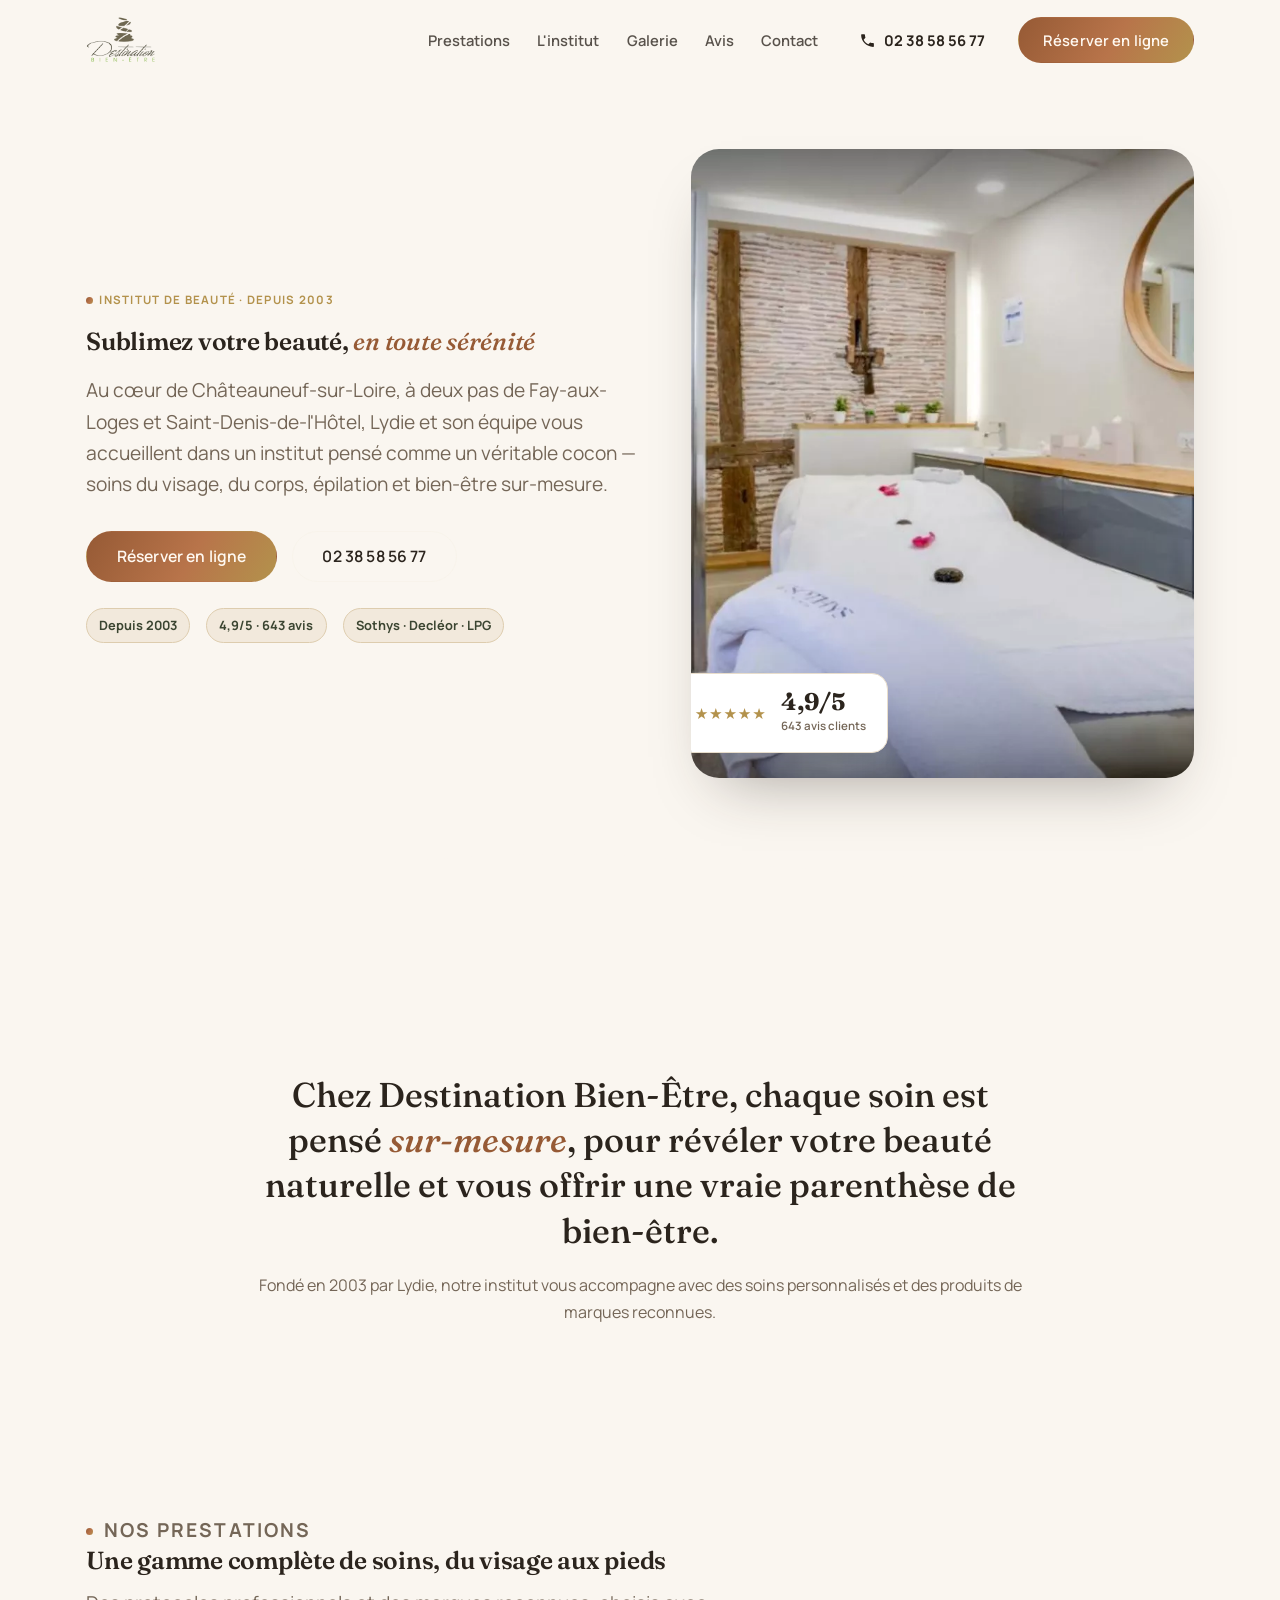
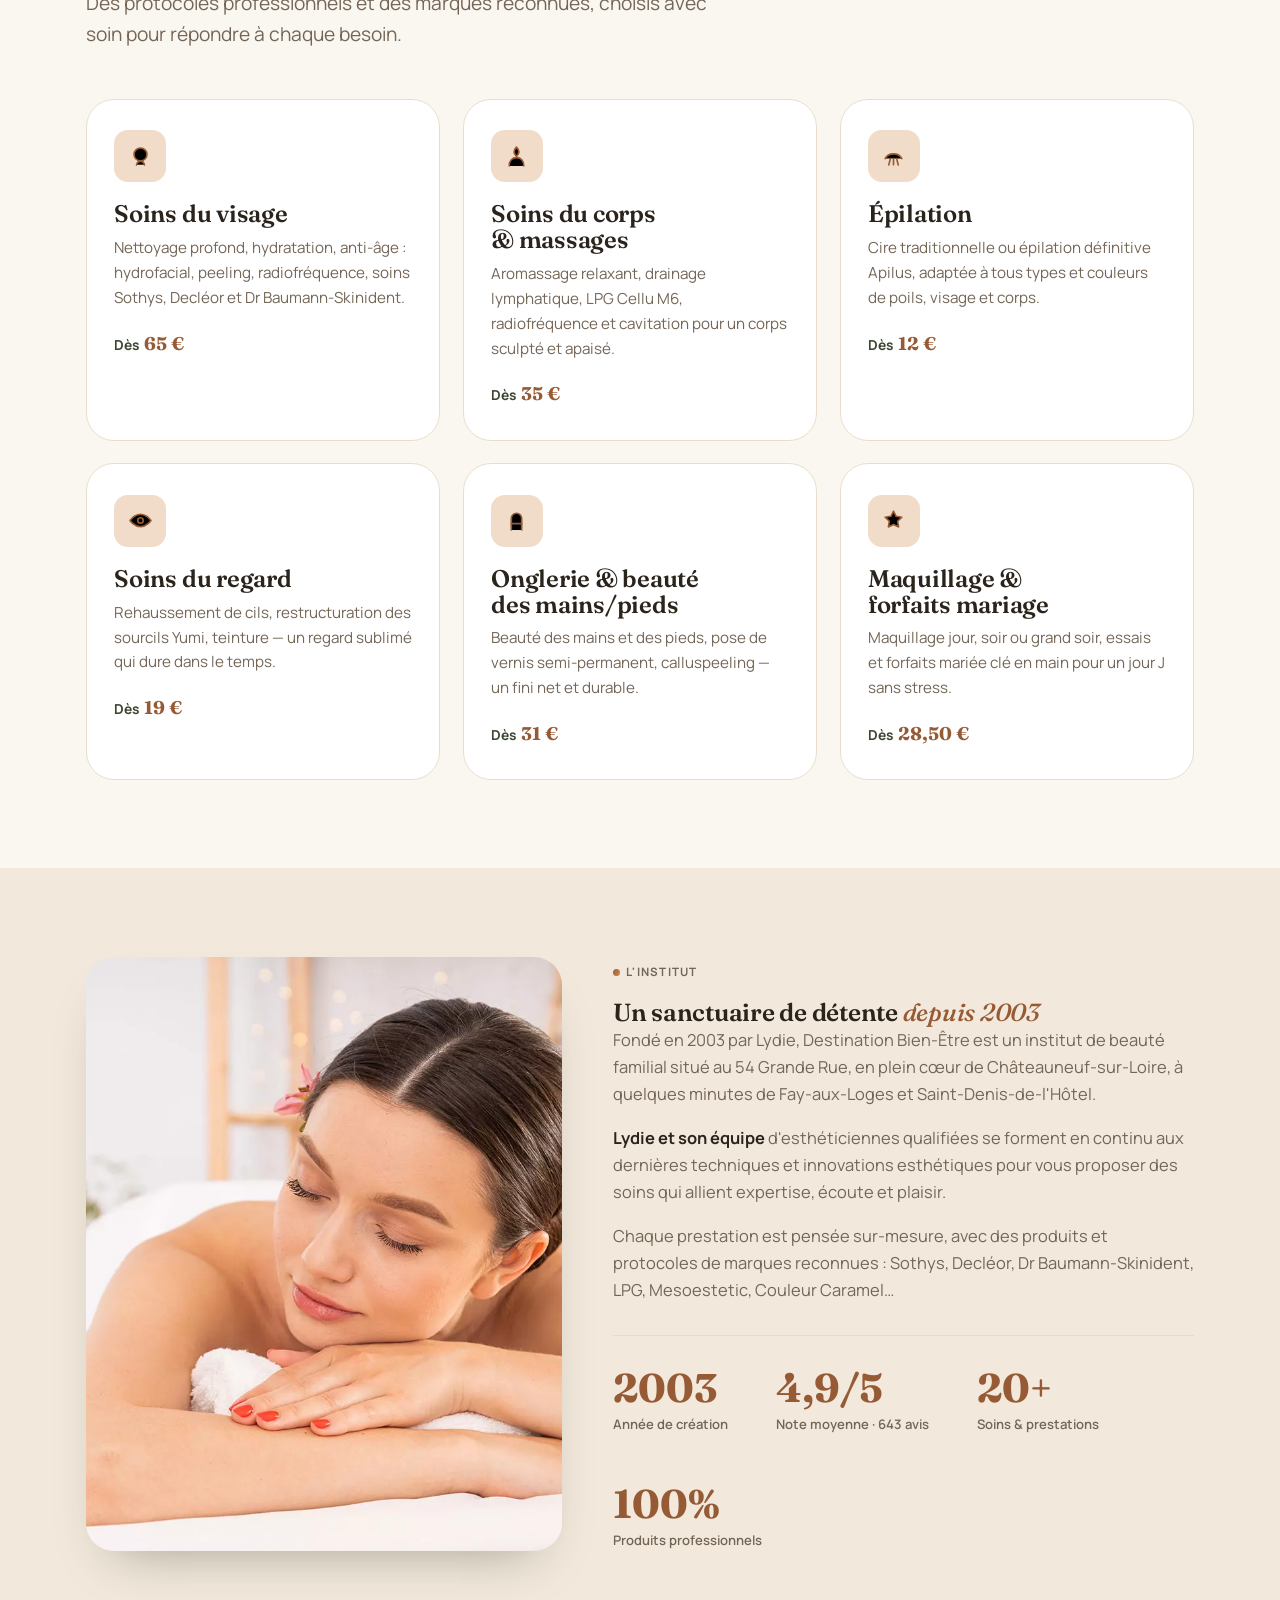
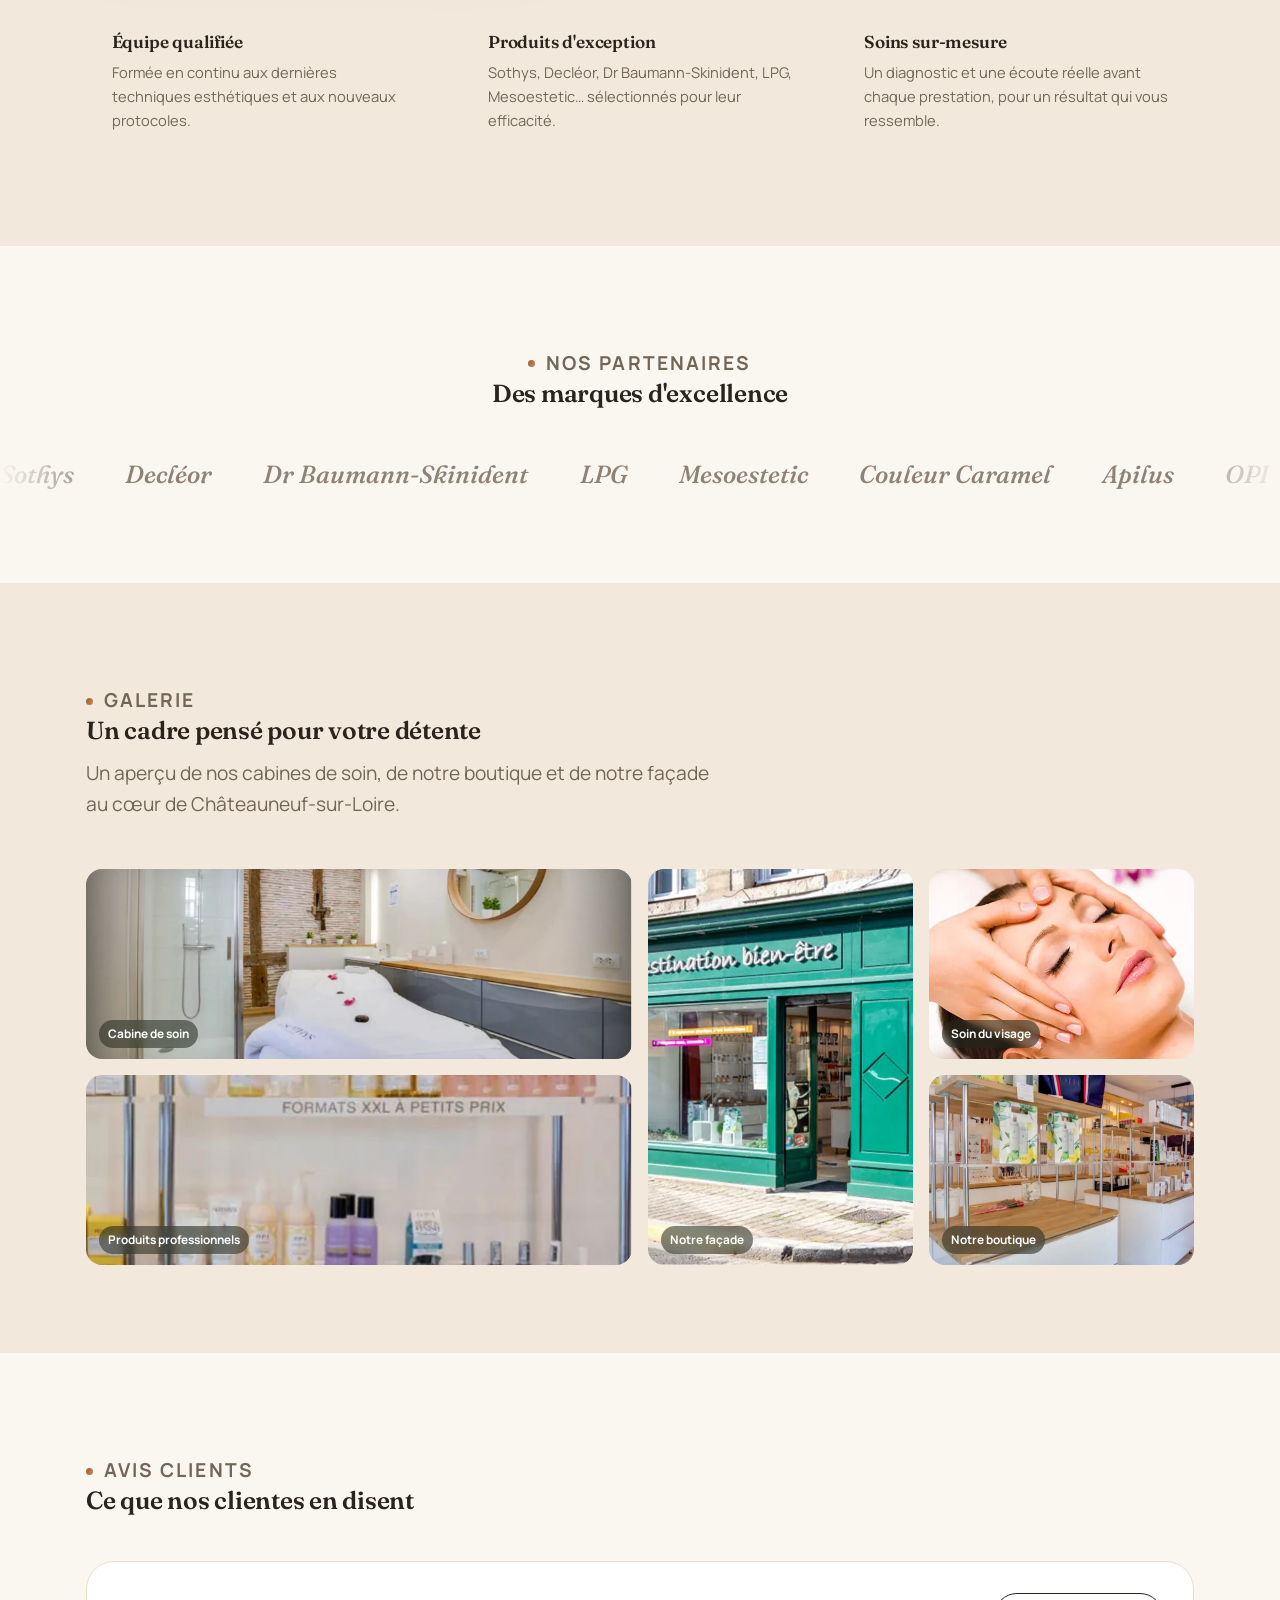
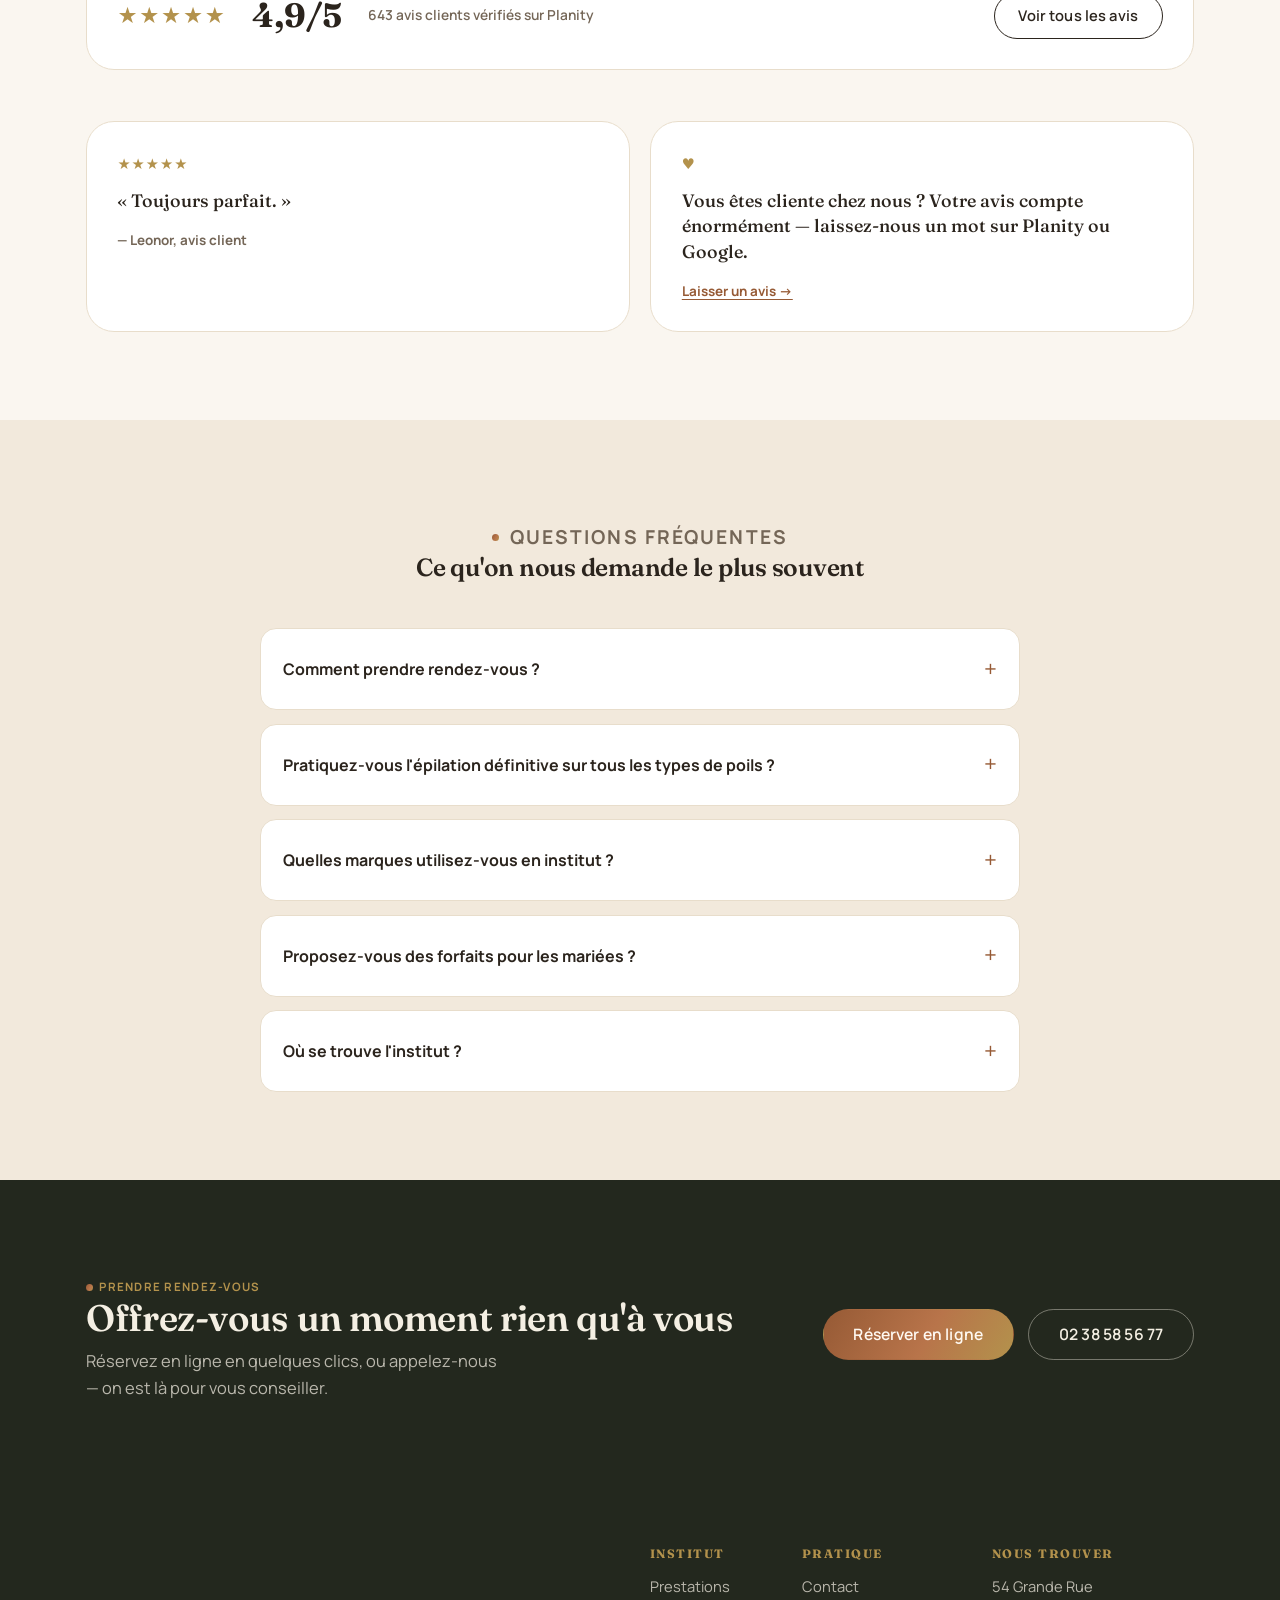
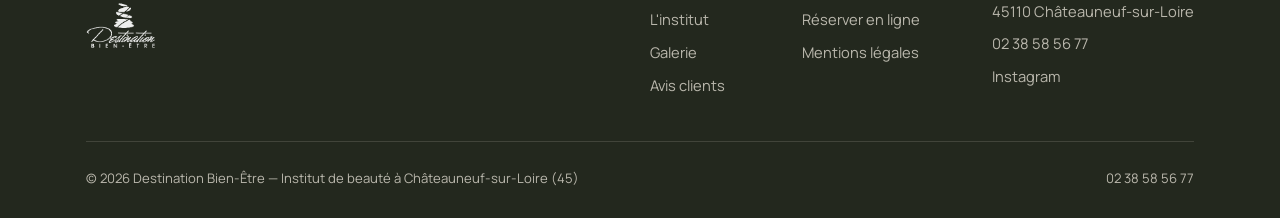
<file: index.html>
<!doctype html>
<html lang="fr">
<head>
<meta charset="utf-8" />
<meta name="viewport" content="width=device-width, initial-scale=1" />
<title>Destination Bien-Être — Institut de beauté à Châteauneuf-sur-Loire (45)</title>
<meta name="description" content="Institut de beauté à Châteauneuf-sur-Loire, près de Fay-aux-Loges et Saint-Denis-de-l'Hôtel. Soins du visage, du corps, épilation, onglerie, maquillage. Note 4,9/5 sur 643 avis. Réservation en ligne 24h/24." />
<link rel="icon" type="image/svg+xml" href="assets/favicon.svg" />
<meta property="og:title" content="Destination Bien-Être — Institut de beauté à Châteauneuf-sur-Loire" />
<meta property="og:description" content="Soins du visage, du corps, épilation et bien-être sur-mesure, depuis 2003. Note 4,9/5 sur 643 avis. Réservation en ligne 24h/24." />
<meta property="og:type" content="website" />
<meta property="og:image" content="https://www.institut-destination-bien-etre.com/assets/img/hero-cabine.webp" />
<meta name="twitter:card" content="summary_large_image" />
<link rel="canonical" href="https://www.institut-destination-bien-etre.com/" />

<script type="application/ld+json">
{
  "@context": "https://schema.org",
  "@type": "BeautySalon",
  "name": "Destination Bien-Être",
  "description": "Institut de beauté à Châteauneuf-sur-Loire : soins du visage, soins du corps, épilation, onglerie, maquillage et forfaits mariage.",
  "telephone": "+33238585677",
  "url": "https://www.institut-destination-bien-etre.com",
  "image": "https://www.institut-destination-bien-etre.com/assets/img/hero-cabine.webp",
  "sameAs": ["https://www.instagram.com/destinationbienetre_/"],
  "priceRange": "€€",
  "areaServed": [{ "@type": "City", "name": "Châteauneuf-sur-Loire" }, { "@type": "City", "name": "Fay-aux-Loges" }, { "@type": "City", "name": "Saint-Denis-de-l'Hôtel" }],
  "address": {
    "@type": "PostalAddress",
    "streetAddress": "54 Grande Rue",
    "addressLocality": "Châteauneuf-sur-Loire",
    "postalCode": "45110",
    "addressRegion": "Loiret",
    "addressCountry": "FR"
  },
  "geo": { "@type": "GeoCoordinates", "latitude": "47.8635409", "longitude": "2.2206166" },
  "aggregateRating": { "@type": "AggregateRating", "ratingValue": "4.9", "reviewCount": "643" }
}
</script>

<script type="application/ld+json">
{
  "@context": "https://schema.org",
  "@type": "FAQPage",
  "mainEntity": [
    {
      "@type": "Question",
      "name": "Comment prendre rendez-vous ?",
      "acceptedAnswer": { "@type": "Answer", "text": "En ligne 24h/24 sur notre page de réservation Planity, ou par téléphone au 02 38 58 56 77 / 06 78 79 24 78. Confirmation immédiate, paiement sur place." }
    },
    {
      "@type": "Question",
      "name": "Pratiquez-vous l'épilation définitive sur tous les types de poils ?",
      "acceptedAnswer": { "@type": "Answer", "text": "Oui, notre technologie Apilus (électrolyse) traite les poils blancs, clairs et foncés, sur le visage et le corps, quelle que soit la couleur de peau." }
    },
    {
      "@type": "Question",
      "name": "Quelles marques utilisez-vous en institut ?",
      "acceptedAnswer": { "@type": "Answer", "text": "Nous travaillons avec des marques reconnues pour leur efficacité : Sothys, Decléor, Dr Baumann-Skinident, LPG, Mesoestetic, Couleur Caramel et OPI, entre autres." }
    },
    {
      "@type": "Question",
      "name": "Proposez-vous des forfaits pour les mariées ?",
      "acceptedAnswer": { "@type": "Answer", "text": "Oui : soin netteté, maquillage avec essai, beauté des mains, épilation… nous composons un forfait beauté mariage sur-mesure avant le grand jour." }
    },
    {
      "@type": "Question",
      "name": "Où se trouve l'institut ?",
      "acceptedAnswer": { "@type": "Answer", "text": "Au 54 Grande Rue à Châteauneuf-sur-Loire (45110), à quelques minutes de Fay-aux-Loges et de Saint-Denis-de-l'Hôtel." }
    }
  ]
}
</script>

<link rel="preconnect" href="https://fonts.googleapis.com" />
<link rel="preconnect" href="https://fonts.gstatic.com" crossorigin />
<link rel="stylesheet" href="https://fonts.googleapis.com/css2?family=Fraunces:ital,wght@0,500;0,600;1,500&family=Manrope:wght@400;500;600;700;800&display=swap" />
<link rel="stylesheet" href="assets/style.css" />
</head>
<body>

<header class="bar">
  <div class="wrap bar__in">
    <a class="brandmark bar__brand" href="/" aria-label="Destination Bien-Être — accueil">
      <img class="brandmark__logo" src="assets/logo.png" alt="Destination Bien-Être" width="218" height="160" />
    </a>
    <button class="bar__burger" id="burger" aria-label="Ouvrir le menu" aria-expanded="false" aria-controls="nav"><span></span></button>
    <nav class="bar__nav" id="nav">
      <a href="/#prestations">Prestations</a>
      <a href="/#institut">L'institut</a>
      <a href="/#galerie">Galerie</a>
      <a href="/#avis">Avis</a>
      <a href="contact.html">Contact</a>
    </nav>
    <a class="bar__tel" href="tel:+33238585677">
      <svg viewBox="0 0 24 24" aria-hidden="true"><path d="M6.6 10.8c1.4 2.8 3.8 5.1 6.6 6.6l2.2-2.2c.3-.3.7-.4 1-.2 1.1.4 2.3.6 3.6.6.6 0 1 .4 1 1V20c0 .6-.4 1-1 1C10.6 21 3 13.4 3 4c0-.6.4-1 1-1h3.4c.6 0 1 .4 1 1 0 1.2.2 2.4.6 3.6.1.4 0 .8-.3 1L6.6 10.8z" fill="currentColor"/></svg>
      02 38 58 56 77
    </a>
    <a class="btn btn--clay bar__cta" href="https://www.planity.com/destination-bien-etre-45110-chateauneuf-sur-loire" target="_blank" rel="noopener">Réserver en ligne</a>
  </div>
</header>

<main id="top">

  <section class="hero">
    <div class="wrap hero__row">
      <div class="hero__in">
        <p class="label">Institut de beauté · Depuis 2003</p>
        <h1>Sublimez votre beauté, <em>en toute sérénité</em></h1>
        <p class="hero__sub">Au cœur de Châteauneuf-sur-Loire, à deux pas de Fay-aux-Loges et Saint-Denis-de-l'Hôtel, Lydie et son équipe vous accueillent dans un institut pensé comme un véritable cocon — soins du visage, du corps, épilation et bien-être sur-mesure.</p>
        <div class="hero__actions">
          <a class="btn btn--clay btn--lg" href="https://www.planity.com/destination-bien-etre-45110-chateauneuf-sur-loire" target="_blank" rel="noopener">Réserver en ligne</a>
          <a class="btn btn--ghost btn--lg" href="tel:+33238585677">02 38 58 56 77</a>
        </div>
        <div class="hero__chips">
          <span>Depuis 2003</span>
          <span>4,9/5 · 643 avis</span>
          <span>Sothys · Decléor · LPG</span>
        </div>
      </div>
      <div class="hero__photo-wrap">
        <img src="assets/img/hero-cabine.webp" alt="Cabine de soin de l'institut Destination Bien-Être à Châteauneuf-sur-Loire" width="1598" height="900" loading="eager" fetchpriority="high" />
        <div class="hero__badge">
          <span class="stars" aria-hidden="true">★★★★★</span>
          <div><b>4,9/5</b><span>643 avis clients</span></div>
        </div>
      </div>
    </div>
    <svg class="wave" viewBox="0 0 1440 60" preserveAspectRatio="none" aria-hidden="true"><path style="fill:var(--bg)" d="M0,32 C240,64 480,0 720,16 C960,32 1200,64 1440,32 L1440,60 L0,60 Z"/></svg>
  </section>

  <section class="statement">
    <div class="wrap statement__in reveal">
      <p>Chez Destination Bien-Être, chaque soin est pensé <em>sur-mesure</em>, pour révéler votre beauté naturelle et vous offrir une vraie parenthèse de bien-être.</p>
      <span>Fondé en 2003 par Lydie, notre institut vous accompagne avec des soins personnalisés et des produits de marques reconnues.</span>
    </div>
  </section>

  <section id="prestations">
    <div class="wrap">
      <div class="head reveal">
        <p class="label">Nos prestations</p>
        <h2>Une gamme complète de soins, du visage aux pieds</h2>
        <p>Des protocoles professionnels et des marques reconnues, choisis avec soin pour répondre à chaque besoin.</p>
      </div>
      <div class="svc-grid reveal">
        <a class="svc" href="https://www.planity.com/destination-bien-etre-45110-chateauneuf-sur-loire" target="_blank" rel="noopener">
          <div class="svc__icon"><svg viewBox="0 0 24 24" aria-hidden="true"><circle cx="12" cy="10" r="6.2" stroke="currentColor" stroke-width="1.6"/><path d="M8.2 20c.6-2.4 1.9-3.6 3.8-3.6s3.2 1.2 3.8 3.6" stroke="currentColor" stroke-width="1.6" stroke-linecap="round"/></svg></div>
          <div class="svc__body">
            <h3>Soins du visage</h3>
            <p>Nettoyage profond, hydratation, anti-âge : hydrofacial, peeling, radiofréquence, soins Sothys, Decléor et Dr Baumann-Skinident.</p>
            <span class="svc__from">Dès <b>65 €</b></span>
          </div>
        </a>
        <a class="svc" href="https://www.planity.com/destination-bien-etre-45110-chateauneuf-sur-loire" target="_blank" rel="noopener">
          <div class="svc__icon"><svg viewBox="0 0 24 24" aria-hidden="true"><path d="M12 3c3 3 3 6 0 9-3-3-3-6 0-9Z" stroke="currentColor" stroke-width="1.6" stroke-linejoin="round"/><path d="M5 21c0-5 3-8 7-8s7 3 7 8" stroke="currentColor" stroke-width="1.6" stroke-linecap="round"/></svg></div>
          <div class="svc__body">
            <h3>Soins du corps &amp; massages</h3>
            <p>Aromassage relaxant, drainage lymphatique, LPG Cellu M6, radiofréquence et cavitation pour un corps sculpté et apaisé.</p>
            <span class="svc__from">Dès <b>35 €</b></span>
          </div>
        </a>
        <a class="svc" href="https://www.planity.com/destination-bien-etre-45110-chateauneuf-sur-loire" target="_blank" rel="noopener">
          <div class="svc__icon"><svg viewBox="0 0 24 24" aria-hidden="true"><path d="M4 14c3-6 13-6 16 0" stroke="currentColor" stroke-width="1.6" stroke-linecap="round"/><path d="M9 14l-1.5 6M15 14l1.5 6M12 14v6" stroke="currentColor" stroke-width="1.6" stroke-linecap="round"/></svg></div>
          <div class="svc__body">
            <h3>Épilation</h3>
            <p>Cire traditionnelle ou épilation définitive Apilus, adaptée à tous types et couleurs de poils, visage et corps.</p>
            <span class="svc__from">Dès <b>12 €</b></span>
          </div>
        </a>
        <a class="svc" href="https://www.planity.com/destination-bien-etre-45110-chateauneuf-sur-loire" target="_blank" rel="noopener">
          <div class="svc__icon"><svg viewBox="0 0 24 24" aria-hidden="true"><path d="M2 12s4-6 10-6 10 6 10 6-4 6-10 6-10-6-10-6Z" stroke="currentColor" stroke-width="1.6" stroke-linejoin="round"/><circle cx="12" cy="12" r="2.6" stroke="currentColor" stroke-width="1.6"/></svg></div>
          <div class="svc__body">
            <h3>Soins du regard</h3>
            <p>Rehaussement de cils, restructuration des sourcils Yumi, teinture — un regard sublimé qui dure dans le temps.</p>
            <span class="svc__from">Dès <b>19 €</b></span>
          </div>
        </a>
        <a class="svc" href="https://www.planity.com/destination-bien-etre-45110-chateauneuf-sur-loire" target="_blank" rel="noopener">
          <div class="svc__icon"><svg viewBox="0 0 24 24" aria-hidden="true"><path d="M7 21V10a5 5 0 0 1 10 0v11" stroke="currentColor" stroke-width="1.6" stroke-linecap="round" stroke-linejoin="round"/><path d="M7 15h10" stroke="currentColor" stroke-width="1.6" stroke-linecap="round"/></svg></div>
          <div class="svc__body">
            <h3>Onglerie &amp; beauté des mains/pieds</h3>
            <p>Beauté des mains et des pieds, pose de vernis semi-permanent, calluspeeling — un fini net et durable.</p>
            <span class="svc__from">Dès <b>31 €</b></span>
          </div>
        </a>
        <a class="svc" href="https://www.planity.com/destination-bien-etre-45110-chateauneuf-sur-loire" target="_blank" rel="noopener">
          <div class="svc__icon"><svg viewBox="0 0 24 24" aria-hidden="true"><path d="M12 3l2.5 5 5.5.8-4 3.9.9 5.5L12 15.8 7.1 18.2l.9-5.5-4-3.9 5.5-.8L12 3Z" stroke="currentColor" stroke-width="1.5" stroke-linejoin="round"/></svg></div>
          <div class="svc__body">
            <h3>Maquillage &amp; forfaits mariage</h3>
            <p>Maquillage jour, soir ou grand soir, essais et forfaits mariée clé en main pour un jour J sans stress.</p>
            <span class="svc__from">Dès <b>28,50 €</b></span>
          </div>
        </a>
      </div>
    </div>
  </section>

  <section id="institut" class="sec--alt">
    <div class="wrap">
      <div class="why reveal">
        <div class="why__panel--photo">
          <img src="assets/img/portrait-relaxation.webp" alt="Cliente en plein soin du visage à l'institut Destination Bien-Être" width="985" height="902" loading="lazy" />
        </div>
        <div class="why__text">
          <p class="label">L'institut</p>
          <h2>Un sanctuaire de détente <em>depuis 2003</em></h2>
          <p>Fondé en 2003 par Lydie, Destination Bien-Être est un institut de beauté familial situé au 54 Grande Rue, en plein cœur de Châteauneuf-sur-Loire, à quelques minutes de Fay-aux-Loges et Saint-Denis-de-l'Hôtel.</p>
          <p><strong>Lydie et son équipe</strong> d'esthéticiennes qualifiées se forment en continu aux dernières techniques et innovations esthétiques pour vous proposer des soins qui allient expertise, écoute et plaisir.</p>
          <p>Chaque prestation est pensée sur-mesure, avec des produits et protocoles de marques reconnues : Sothys, Decléor, Dr Baumann-Skinident, LPG, Mesoestetic, Couleur Caramel…</p>
          <div class="stat-row">
            <div class="st"><b>2003</b><span>Année de création</span></div>
            <div class="st"><b>4,9/5</b><span>Note moyenne · 643 avis</span></div>
            <div class="st"><b>20+</b><span>Soins &amp; prestations</span></div>
            <div class="st"><b>100%</b><span>Produits professionnels</span></div>
          </div>
        </div>
      </div>
      <div class="guarantees reveal">
        <div class="g"><h3>Équipe qualifiée</h3><p>Formée en continu aux dernières techniques esthétiques et aux nouveaux protocoles.</p></div>
        <div class="g"><h3>Produits d'exception</h3><p>Sothys, Decléor, Dr Baumann-Skinident, LPG, Mesoestetic… sélectionnés pour leur efficacité.</p></div>
        <div class="g"><h3>Soins sur-mesure</h3><p>Un diagnostic et une écoute réelle avant chaque prestation, pour un résultat qui vous ressemble.</p></div>
      </div>
    </div>
  </section>

  <section id="marques">
    <div class="wrap">
      <div class="head head--center reveal">
        <p class="label">Nos partenaires</p>
        <h2>Des marques d'excellence</h2>
      </div>
    </div>
    <div class="brands reveal">
      <div class="brands__track" aria-hidden="true">
        <span>Sothys</span><span>Decléor</span><span>Dr Baumann-Skinident</span><span>LPG</span><span>Mesoestetic</span><span>Couleur Caramel</span><span>Apilus</span><span>OPI</span><span>Yumi Lashes</span><span>doTERRA</span>
        <span>Sothys</span><span>Decléor</span><span>Dr Baumann-Skinident</span><span>LPG</span><span>Mesoestetic</span><span>Couleur Caramel</span><span>Apilus</span><span>OPI</span><span>Yumi Lashes</span><span>doTERRA</span>
      </div>
    </div>
  </section>

  <section id="galerie" class="sec--alt">
    <div class="wrap">
      <div class="head reveal">
        <p class="label">Galerie</p>
        <h2>Un cadre pensé pour votre détente</h2>
        <p>Un aperçu de nos cabines de soin, de notre boutique et de notre façade au cœur de Châteauneuf-sur-Loire.</p>
      </div>
      <div class="gallery reveal">
        <div class="gallery__item gallery__item--wide"><img src="assets/img/hero-cabine.webp" alt="Cabine de soin principale, douche et table de massage" loading="lazy" /><span>Cabine de soin</span></div>
        <div class="gallery__item gallery__item--tall"><img src="assets/img/facade-institut.webp" alt="Façade de l'institut Destination Bien-Être, Grande Rue à Châteauneuf-sur-Loire" loading="lazy" /><span>Notre façade</span></div>
        <div class="gallery__item"><img src="assets/img/soin-visage-mains.webp" alt="Soin du visage en cours à l'institut" loading="lazy" /><span>Soin du visage</span></div>
        <div class="gallery__item gallery__item--wide"><img src="assets/img/etagere-produits.webp" alt="Étagères de produits cosmétiques professionnels" loading="lazy" /><span>Produits professionnels</span></div>
        <div class="gallery__item"><img src="assets/img/boutique-interieur.webp" alt="Intérieur de la boutique et présentation des produits" loading="lazy" /><span>Notre boutique</span></div>
      </div>
    </div>
  </section>

  <section id="avis">
    <div class="wrap">
      <div class="head reveal">
        <p class="label">Avis clients</p>
        <h2>Ce que nos clientes en disent</h2>
      </div>
      <div class="rating-hero reveal">
        <span class="stars" aria-hidden="true">★★★★★</span>
        <div><b>4,9/5</b></div>
        <span class="rh-meta">643 avis clients vérifiés sur Planity</span>
        <a class="btn btn--ghost" href="https://www.planity.com/destination-bien-etre-45110-chateauneuf-sur-loire" target="_blank" rel="noopener">Voir tous les avis</a>
      </div>
      <div class="quotes reveal">
        <div class="quote">
          <span class="stars" aria-hidden="true">★★★★★</span>
          <p>« Toujours parfait. »</p>
          <cite>— Leonor, avis client</cite>
        </div>
        <div class="quote">
          <span class="stars" aria-hidden="true">♥</span>
          <p>Vous êtes cliente chez nous ? Votre avis compte énormément — laissez-nous un mot sur Planity ou Google.</p>
          <cite><a class="link-accent" href="https://www.planity.com/destination-bien-etre-45110-chateauneuf-sur-loire" target="_blank" rel="noopener">Laisser un avis →</a></cite>
        </div>
      </div>
    </div>
  </section>

  <section id="faq" class="sec--alt">
    <div class="wrap">
      <div class="head head--center reveal">
        <p class="label">Questions fréquentes</p>
        <h2>Ce qu'on nous demande le plus souvent</h2>
      </div>
      <div class="faq faq--center reveal">
        <details>
          <summary>Comment prendre rendez-vous ?</summary>
          <p>En ligne 24h/24 sur notre page de réservation Planity, ou par téléphone au 02 38 58 56 77 / 06 78 79 24 78. Confirmation immédiate, paiement sur place.</p>
        </details>
        <details>
          <summary>Pratiquez-vous l'épilation définitive sur tous les types de poils ?</summary>
          <p>Oui, notre technologie Apilus (électrolyse) traite les poils blancs, clairs et foncés, sur le visage et le corps, quelle que soit la couleur de peau.</p>
        </details>
        <details>
          <summary>Quelles marques utilisez-vous en institut ?</summary>
          <p>Nous travaillons avec des marques reconnues pour leur efficacité : Sothys, Decléor, Dr Baumann-Skinident, LPG, Mesoestetic, Couleur Caramel et OPI, entre autres.</p>
        </details>
        <details>
          <summary>Proposez-vous des forfaits pour les mariées ?</summary>
          <p>Oui : soin netteté, maquillage avec essai, beauté des mains, épilation… nous composons un forfait beauté mariage sur-mesure avant le grand jour.</p>
        </details>
        <details>
          <summary>Où se trouve l'institut ?</summary>
          <p>Au 54 Grande Rue à Châteauneuf-sur-Loire (45110), à quelques minutes de Fay-aux-Loges et de Saint-Denis-de-l'Hôtel.</p>
        </details>
      </div>
    </div>
  </section>

  <section class="cta-band">
    <div class="wrap cta-band__in">
      <div>
        <p class="label">Prendre rendez-vous</p>
        <h2>Offrez-vous un moment rien qu'à vous</h2>
        <p>Réservez en ligne en quelques clics, ou appelez-nous — on est là pour vous conseiller.</p>
      </div>
      <div class="cta-band__actions">
        <a class="btn btn--lg" href="https://www.planity.com/destination-bien-etre-45110-chateauneuf-sur-loire" target="_blank" rel="noopener">Réserver en ligne</a>
        <a class="btn btn--ghost btn--lg" href="tel:+33238585677">02 38 58 56 77</a>
      </div>
    </div>
  </section>

</main>

<footer>
  <div class="wrap foot">
    <div class="foot__top">
      <a class="brandmark" href="/" aria-label="Destination Bien-Être — accueil">
        <img class="brandmark__logo" src="assets/logo.png" alt="Destination Bien-Être" width="218" height="160" />
      </a>
      <div class="foot-cols">
        <div class="foot-col">
          <h3>Institut</h3>
          <a href="/#prestations">Prestations</a>
          <a href="/#institut">L'institut</a>
          <a href="/#galerie">Galerie</a>
          <a href="/#avis">Avis clients</a>
        </div>
        <div class="foot-col">
          <h3>Pratique</h3>
          <a href="contact.html">Contact</a>
          <a href="https://www.planity.com/destination-bien-etre-45110-chateauneuf-sur-loire" target="_blank" rel="noopener">Réserver en ligne</a>
          <a href="mentions-legales.html">Mentions légales</a>
        </div>
        <div class="foot-col">
          <h3>Nous trouver</h3>
          <p>54 Grande Rue<br />45110 Châteauneuf-sur-Loire</p>
          <a href="tel:+33238585677">02 38 58 56 77</a>
          <a href="https://www.instagram.com/destinationbienetre_/" target="_blank" rel="noopener">Instagram</a>
        </div>
      </div>
    </div>
    <div class="foot__bottom">
      <span>© 2026 Destination Bien-Être — Institut de beauté à Châteauneuf-sur-Loire (45)</span>
      <div class="foot__bottom-right">
        <a href="tel:+33238585677">02 38 58 56 77</a>
      </div>
    </div>
  </div>
</footer>

<a class="call-fab" href="tel:+33238585677" aria-label="Appeler Destination Bien-Être au 02 38 58 56 77"><svg viewBox="0 0 24 24" aria-hidden="true"><path d="M6.6 10.8c1.4 2.8 3.8 5.1 6.6 6.6l2.2-2.2c.3-.3.7-.4 1-.2 1.1.4 2.3.6 3.6.6.6 0 1 .4 1 1V20c0 .6-.4 1-1 1C10.6 21 3 13.4 3 4c0-.6.4-1 1-1h3.4c.6 0 1 .4 1 1 0 1.2.2 2.4.6 3.6.1.4 0 .8-.3 1L6.6 10.8z"/></svg>Appeler</a>

<script src="assets/app.js" defer></script>

</body>
</html>
</file>
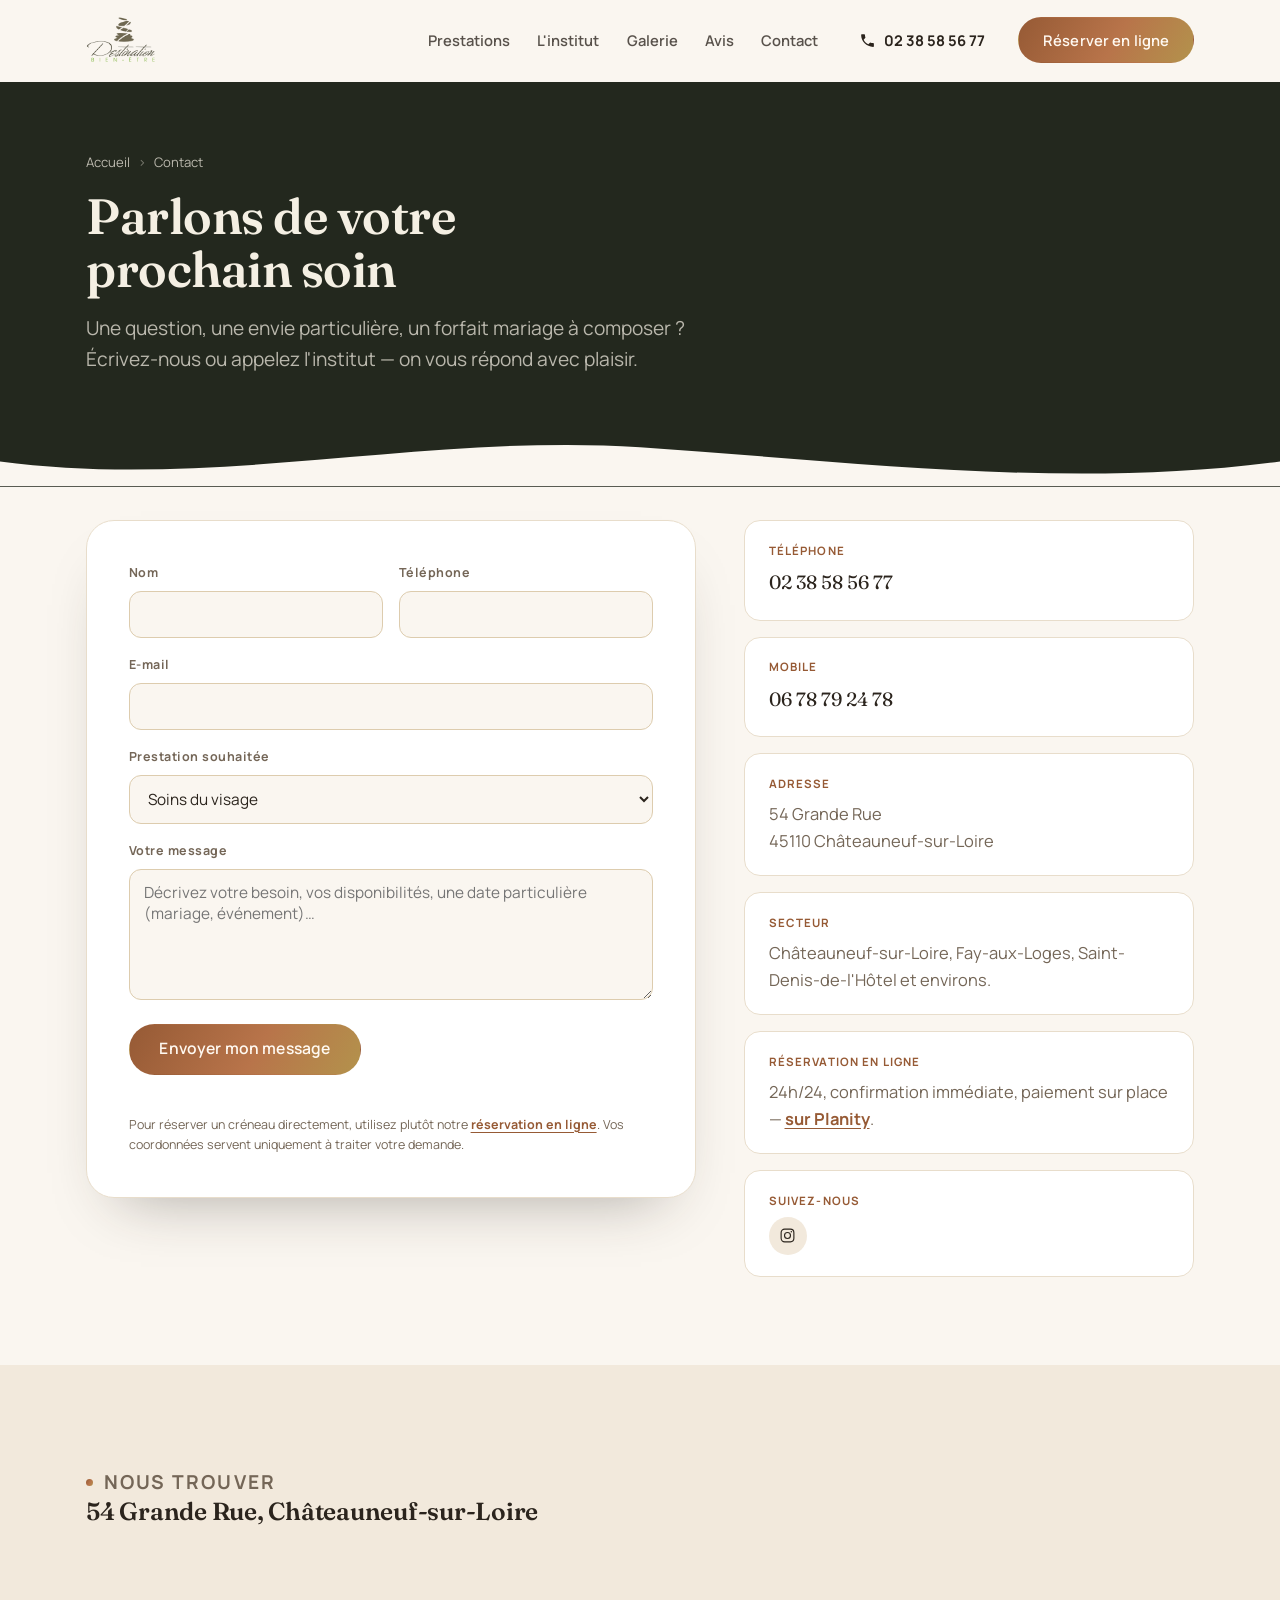
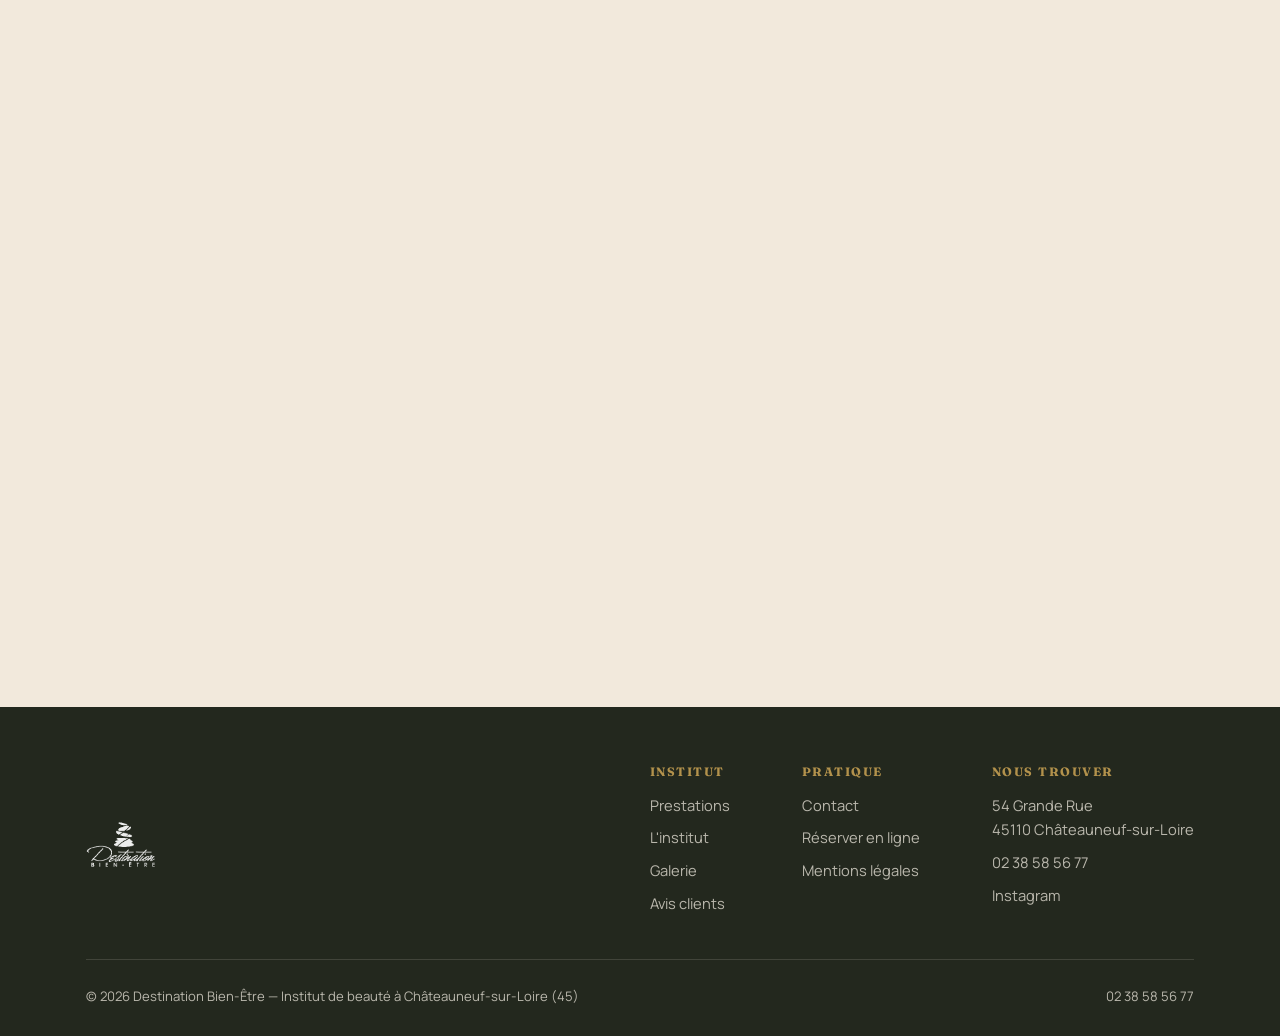
<file: contact.html>
<!doctype html>
<html lang="fr">
<head>
<meta charset="utf-8" />
<meta name="viewport" content="width=device-width, initial-scale=1" />
<title>Contact — Destination Bien-Être, Châteauneuf-sur-Loire</title>
<meta name="description" content="Contactez l'institut Destination Bien-Être à Châteauneuf-sur-Loire (45) : téléphone, formulaire, adresse. Réservation en ligne 24h/24 sur Planity." />
<link rel="icon" type="image/svg+xml" href="assets/favicon.svg" />
<link rel="canonical" href="https://www.institut-destination-bien-etre.com/contact.html" />
<meta property="og:title" content="Contact — Destination Bien-Être" />
<meta property="og:description" content="Téléphone, formulaire, adresse et réservation en ligne pour l'institut Destination Bien-Être à Châteauneuf-sur-Loire." />
<meta property="og:type" content="website" />
<meta property="og:image" content="https://www.institut-destination-bien-etre.com/assets/img/hero-cabine.webp" />
<meta name="twitter:card" content="summary_large_image" />

<script type="application/ld+json">
{
  "@context": "https://schema.org",
  "@type": "ContactPage",
  "name": "Contact Destination Bien-Être",
  "url": "https://www.institut-destination-bien-etre.com/contact.html",
  "about": {
    "@type": "BeautySalon",
    "name": "Destination Bien-Être",
    "telephone": "+33238585677",
    "address": { "@type": "PostalAddress", "streetAddress": "54 Grande Rue", "addressLocality": "Châteauneuf-sur-Loire", "postalCode": "45110", "addressRegion": "Loiret", "addressCountry": "FR" }
  }
}
</script>

<link rel="preconnect" href="https://fonts.googleapis.com" />
<link rel="preconnect" href="https://fonts.gstatic.com" crossorigin />
<link rel="stylesheet" href="https://fonts.googleapis.com/css2?family=Fraunces:ital,wght@0,500;0,600;1,500&family=Manrope:wght@400;500;600;700;800&display=swap" />
<link rel="stylesheet" href="assets/style.css" />
</head>
<body>

<header class="bar">
  <div class="wrap bar__in">
    <a class="brandmark bar__brand" href="/" aria-label="Destination Bien-Être — accueil">
      <img class="brandmark__logo" src="assets/logo.png" alt="Destination Bien-Être" width="218" height="160" />
    </a>
    <button class="bar__burger" id="burger" aria-label="Ouvrir le menu" aria-expanded="false" aria-controls="nav"><span></span></button>
    <nav class="bar__nav" id="nav">
      <a href="/#prestations">Prestations</a>
      <a href="/#institut">L'institut</a>
      <a href="/#galerie">Galerie</a>
      <a href="/#avis">Avis</a>
      <a href="contact.html" aria-current="page">Contact</a>
    </nav>
    <a class="bar__tel" href="tel:+33238585677">
      <svg viewBox="0 0 24 24" aria-hidden="true"><path d="M6.6 10.8c1.4 2.8 3.8 5.1 6.6 6.6l2.2-2.2c.3-.3.7-.4 1-.2 1.1.4 2.3.6 3.6.6.6 0 1 .4 1 1V20c0 .6-.4 1-1 1C10.6 21 3 13.4 3 4c0-.6.4-1 1-1h3.4c.6 0 1 .4 1 1 0 1.2.2 2.4.6 3.6.1.4 0 .8-.3 1L6.6 10.8z" fill="currentColor"/></svg>
      02 38 58 56 77
    </a>
    <a class="btn btn--clay bar__cta" href="https://www.planity.com/destination-bien-etre-45110-chateauneuf-sur-loire" target="_blank" rel="noopener">Réserver en ligne</a>
  </div>
</header>

<main id="top">

  <div class="phero">
    <div class="wrap phero__in">
      <p class="crumb"><a href="/">Accueil</a> <span>›</span> Contact</p>
      <h1>Parlons de votre prochain soin</h1>
      <p class="phero__lead">Une question, une envie particulière, un forfait mariage à composer ? Écrivez-nous ou appelez l'institut — on vous répond avec plaisir.</p>
    </div>
    <svg class="wave" viewBox="0 0 1440 60" preserveAspectRatio="none" aria-hidden="true"><path style="fill:var(--bg)" d="M0,32 C240,64 480,0 720,16 C960,32 1200,64 1440,32 L1440,60 L0,60 Z"/></svg>
  </div>

  <section id="formulaire">
    <div class="wrap contact-grid">

      <form class="cform reveal" id="cform" method="POST" action="https://api.web3forms.com/submit">
        <input type="hidden" name="access_key" value="VOTRE_CLE_WEB3FORMS" />
        <input type="hidden" name="subject" value="Nouveau message — institut-destination-bien-etre.com" />
        <input type="hidden" name="from_name" value="Site Destination Bien-Être" />
        <input type="checkbox" name="botcheck" class="cform__hp" tabindex="-1" autocomplete="off" aria-hidden="true" />

        <div class="cform__row">
          <label class="field"><span>Nom</span><input type="text" name="nom" required autocomplete="name" /></label>
          <label class="field"><span>Téléphone</span><input type="tel" name="telephone" required autocomplete="tel" /></label>
        </div>

        <label class="field"><span>E-mail</span><input type="email" name="email" autocomplete="email" /></label>

        <label class="field"><span>Prestation souhaitée</span>
          <select name="prestation">
            <option>Soins du visage</option>
            <option>Soins du corps &amp; massages</option>
            <option>Épilation</option>
            <option>Soins du regard</option>
            <option>Onglerie &amp; beauté des mains/pieds</option>
            <option>Maquillage &amp; forfait mariage</option>
            <option>Autre / je ne sais pas</option>
          </select>
        </label>

        <label class="field"><span>Votre message</span><textarea name="message" rows="5" placeholder="Décrivez votre besoin, vos disponibilités, une date particulière (mariage, événement)…"></textarea></label>

        <button class="btn btn--clay btn--lg" type="submit">Envoyer mon message</button>
        <p class="cform__status" id="cformStatus" role="status" aria-live="polite"></p>
        <p class="cform__legal">Pour réserver un créneau directement, utilisez plutôt notre <a class="link-accent" href="https://www.planity.com/destination-bien-etre-45110-chateauneuf-sur-loire" target="_blank" rel="noopener">réservation en ligne</a>. Vos coordonnées servent uniquement à traiter votre demande.</p>
      </form>

      <aside class="contact-side reveal">
        <div class="cs">
          <span class="k">Téléphone</span>
          <a class="cs__v" href="tel:+33238585677">02 38 58 56 77</a>
        </div>
        <div class="cs">
          <span class="k">Mobile</span>
          <a class="cs__v" href="tel:+33678792478">06 78 79 24 78</a>
        </div>
        <div class="cs">
          <span class="k">Adresse</span>
          <p>54 Grande Rue<br />45110 Châteauneuf-sur-Loire</p>
        </div>
        <div class="cs">
          <span class="k">Secteur</span>
          <p>Châteauneuf-sur-Loire, Fay-aux-Loges, Saint-Denis-de-l'Hôtel et environs.</p>
        </div>
        <div class="cs">
          <span class="k">Réservation en ligne</span>
          <p>24h/24, confirmation immédiate, paiement sur place — <a class="link-accent" href="https://www.planity.com/destination-bien-etre-45110-chateauneuf-sur-loire" target="_blank" rel="noopener">sur Planity</a>.</p>
        </div>
        <div class="cs">
          <span class="k">Suivez-nous</span>
          <div class="cs__socials">
            <a href="https://www.instagram.com/destinationbienetre_/" target="_blank" rel="noopener" aria-label="Instagram Destination Bien-Être">
              <svg viewBox="0 0 24 24" fill="none" aria-hidden="true"><rect x="3" y="3" width="18" height="18" rx="5" stroke="currentColor" stroke-width="1.6"/><circle cx="12" cy="12" r="4.2" stroke="currentColor" stroke-width="1.6"/><circle cx="17.4" cy="6.6" r="1.1" fill="currentColor"/></svg>
            </a>
          </div>
        </div>
      </aside>

    </div>
  </section>

  <section class="sec--alt">
    <div class="wrap">
      <div class="head reveal">
        <p class="label">Nous trouver</p>
        <h2>54 Grande Rue, Châteauneuf-sur-Loire</h2>
      </div>
      <iframe class="zone__map reveal" title="Localisation de Destination Bien-Être à Châteauneuf-sur-Loire"
        src="https://www.google.com/maps?q=54+Grande+Rue%2C+45110+Ch%C3%A2teauneuf-sur-Loire&z=15&output=embed" loading="lazy"
        referrerpolicy="no-referrer-when-downgrade"></iframe>
    </div>
  </section>

</main>

<footer>
  <div class="wrap foot">
    <div class="foot__top">
      <a class="brandmark" href="/" aria-label="Destination Bien-Être — accueil">
        <img class="brandmark__logo" src="assets/logo.png" alt="Destination Bien-Être" width="218" height="160" />
      </a>
      <div class="foot-cols">
        <div class="foot-col">
          <h3>Institut</h3>
          <a href="/#prestations">Prestations</a>
          <a href="/#institut">L'institut</a>
          <a href="/#galerie">Galerie</a>
          <a href="/#avis">Avis clients</a>
        </div>
        <div class="foot-col">
          <h3>Pratique</h3>
          <a href="contact.html">Contact</a>
          <a href="https://www.planity.com/destination-bien-etre-45110-chateauneuf-sur-loire" target="_blank" rel="noopener">Réserver en ligne</a>
          <a href="mentions-legales.html">Mentions légales</a>
        </div>
        <div class="foot-col">
          <h3>Nous trouver</h3>
          <p>54 Grande Rue<br />45110 Châteauneuf-sur-Loire</p>
          <a href="tel:+33238585677">02 38 58 56 77</a>
          <a href="https://www.instagram.com/destinationbienetre_/" target="_blank" rel="noopener">Instagram</a>
        </div>
      </div>
    </div>
    <div class="foot__bottom">
      <span>© 2026 Destination Bien-Être — Institut de beauté à Châteauneuf-sur-Loire (45)</span>
      <div class="foot__bottom-right">
        <a href="tel:+33238585677">02 38 58 56 77</a>
      </div>
    </div>
  </div>
</footer>

<a class="call-fab" href="tel:+33238585677" aria-label="Appeler Destination Bien-Être au 02 38 58 56 77"><svg viewBox="0 0 24 24" aria-hidden="true"><path d="M6.6 10.8c1.4 2.8 3.8 5.1 6.6 6.6l2.2-2.2c.3-.3.7-.4 1-.2 1.1.4 2.3.6 3.6.6.6 0 1 .4 1 1V20c0 .6-.4 1-1 1C10.6 21 3 13.4 3 4c0-.6.4-1 1-1h3.4c.6 0 1 .4 1 1 0 1.2.2 2.4.6 3.6.1.4 0 .8-.3 1L6.6 10.8z"/></svg>Appeler</a>

<script src="assets/app.js" defer></script>

</body>
</html>
</file>
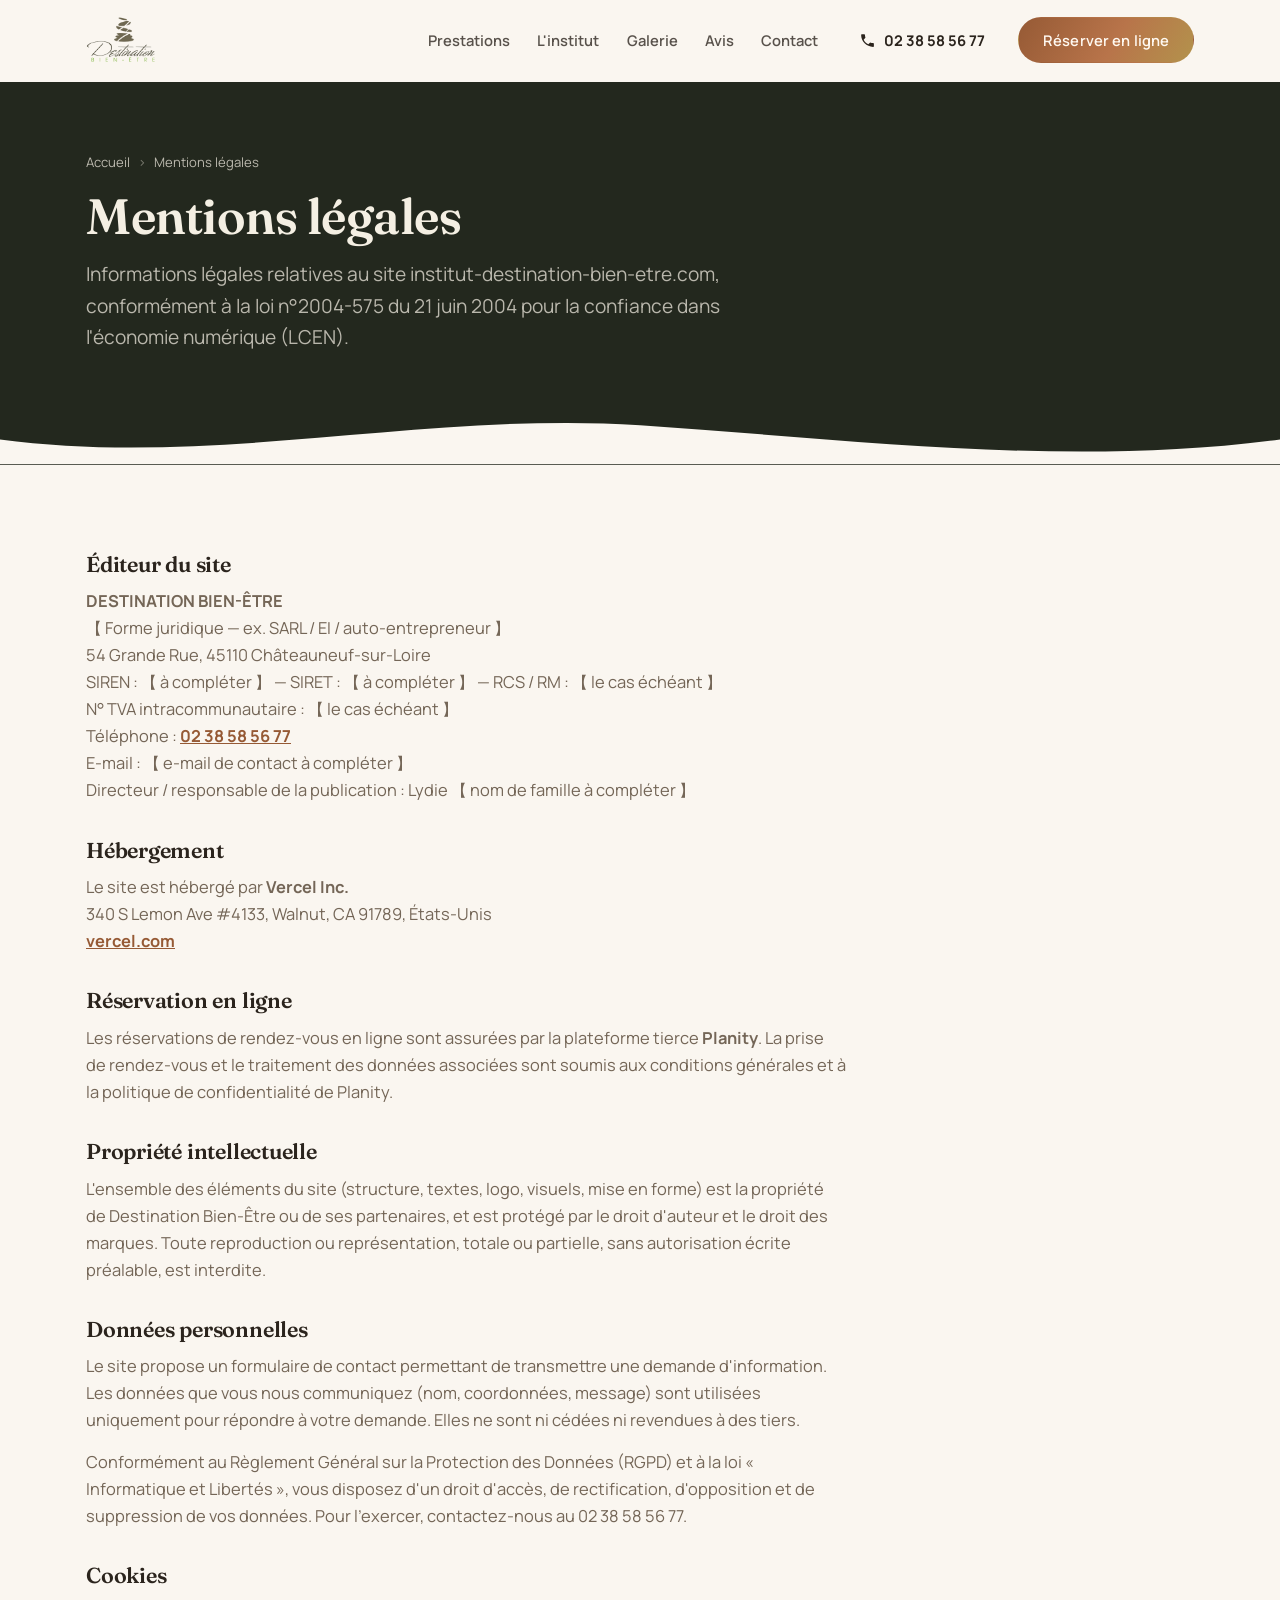
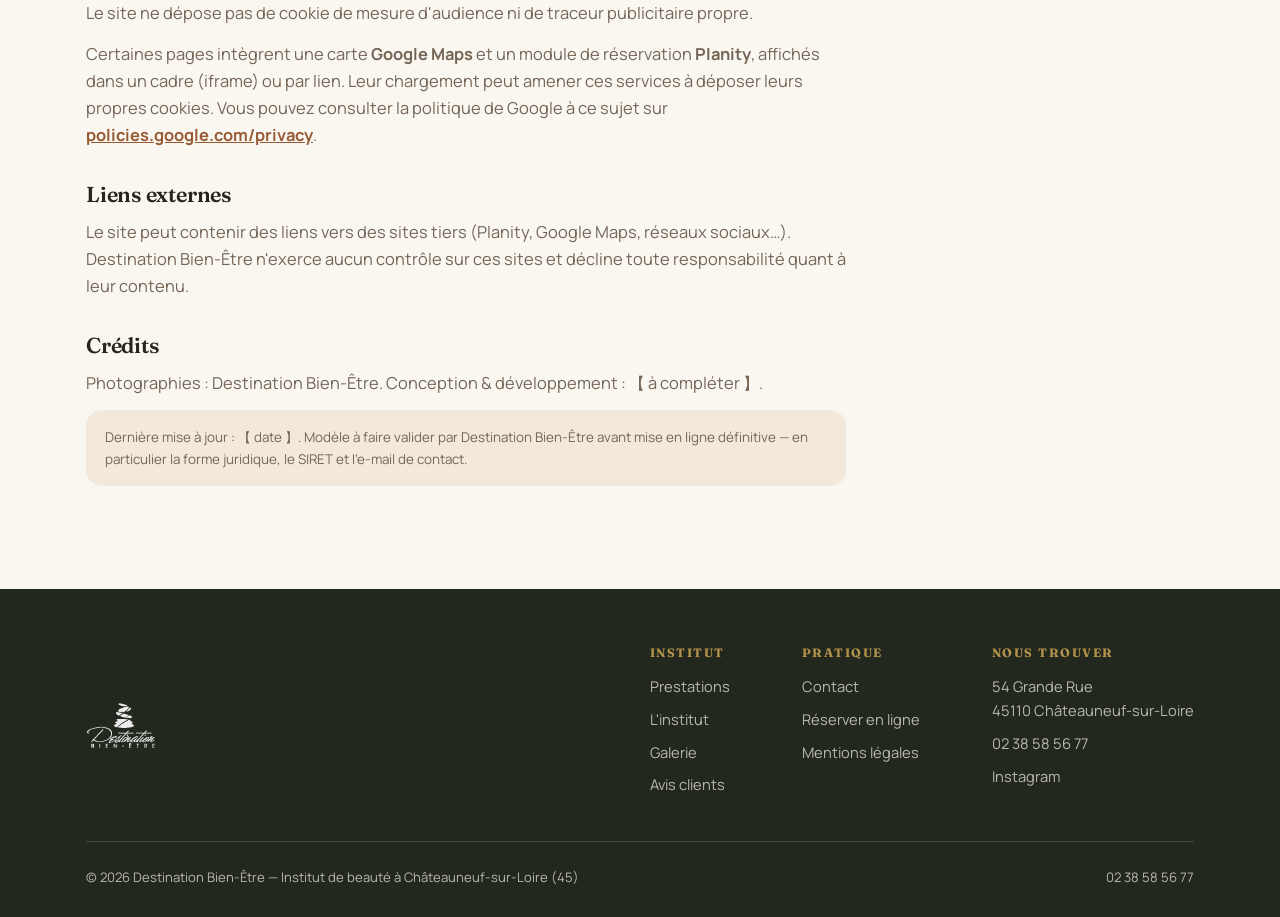
<file: mentions-legales.html>
<!doctype html>
<html lang="fr">
<head>
<meta charset="utf-8" />
<meta name="viewport" content="width=device-width, initial-scale=1" />
<title>Mentions légales | Destination Bien-Être</title>
<meta name="description" content="Mentions légales du site Destination Bien-Être — institut de beauté à Châteauneuf-sur-Loire." />
<meta name="robots" content="noindex, follow" />
<link rel="icon" type="image/svg+xml" href="assets/favicon.svg" />
<link rel="canonical" href="https://www.institut-destination-bien-etre.com/mentions-legales.html" />

<link rel="preconnect" href="https://fonts.googleapis.com" />
<link rel="preconnect" href="https://fonts.gstatic.com" crossorigin />
<link rel="stylesheet" href="https://fonts.googleapis.com/css2?family=Fraunces:ital,wght@0,500;0,600;1,500&family=Manrope:wght@400;500;600;700;800&display=swap" />
<link rel="stylesheet" href="assets/style.css" />
</head>
<body>

<header class="bar">
  <div class="wrap bar__in">
    <a class="brandmark bar__brand" href="/" aria-label="Destination Bien-Être — accueil">
      <img class="brandmark__logo" src="assets/logo.png" alt="Destination Bien-Être" width="218" height="160" />
    </a>
    <button class="bar__burger" id="burger" aria-label="Ouvrir le menu" aria-expanded="false" aria-controls="nav"><span></span></button>
    <nav class="bar__nav" id="nav">
      <a href="/#prestations">Prestations</a>
      <a href="/#institut">L'institut</a>
      <a href="/#galerie">Galerie</a>
      <a href="/#avis">Avis</a>
      <a href="contact.html">Contact</a>
    </nav>
    <a class="bar__tel" href="tel:+33238585677">
      <svg viewBox="0 0 24 24" aria-hidden="true"><path d="M6.6 10.8c1.4 2.8 3.8 5.1 6.6 6.6l2.2-2.2c.3-.3.7-.4 1-.2 1.1.4 2.3.6 3.6.6.6 0 1 .4 1 1V20c0 .6-.4 1-1 1C10.6 21 3 13.4 3 4c0-.6.4-1 1-1h3.4c.6 0 1 .4 1 1 0 1.2.2 2.4.6 3.6.1.4 0 .8-.3 1L6.6 10.8z" fill="currentColor"/></svg>
      02 38 58 56 77
    </a>
    <a class="btn btn--clay bar__cta" href="https://www.planity.com/destination-bien-etre-45110-chateauneuf-sur-loire" target="_blank" rel="noopener">Réserver en ligne</a>
  </div>
</header>

<main id="top">

  <div class="phero">
    <div class="wrap phero__in">
      <p class="crumb"><a href="/">Accueil</a> <span>›</span> Mentions légales</p>
      <h1>Mentions légales</h1>
      <p class="phero__lead">Informations légales relatives au site institut-destination-bien-etre.com, conformément à la loi n°2004-575 du 21 juin 2004 pour la confiance dans l'économie numérique (LCEN).</p>
    </div>
    <svg class="wave" viewBox="0 0 1440 60" preserveAspectRatio="none" aria-hidden="true"><path style="fill:var(--bg)" d="M0,32 C240,64 480,0 720,16 C960,32 1200,64 1440,32 L1440,60 L0,60 Z"/></svg>
  </div>

  <section>
    <div class="wrap">
      <div class="prose">
        <h2>Éditeur du site</h2>
        <p>
          <strong>DESTINATION BIEN-ÊTRE</strong><br />
          【 Forme juridique — ex. SARL / EI / auto-entrepreneur 】<br />
          54 Grande Rue, 45110 Châteauneuf-sur-Loire<br />
          SIREN : 【 à compléter 】 — SIRET : 【 à compléter 】 — RCS / RM : 【 le cas échéant 】<br />
          N° TVA intracommunautaire : 【 le cas échéant 】<br />
          Téléphone : <a href="tel:+33238585677">02 38 58 56 77</a><br />
          E-mail : 【 e-mail de contact à compléter 】<br />
          Directeur / responsable de la publication : Lydie 【 nom de famille à compléter 】
        </p>

        <h2>Hébergement</h2>
        <p>
          Le site est hébergé par <strong>Vercel Inc.</strong><br />
          340 S Lemon Ave #4133, Walnut, CA 91789, États-Unis<br />
          <a href="https://vercel.com" target="_blank" rel="noopener">vercel.com</a>
        </p>

        <h2>Réservation en ligne</h2>
        <p>Les réservations de rendez-vous en ligne sont assurées par la plateforme tierce <strong>Planity</strong>. La prise de rendez-vous et le traitement des données associées sont soumis aux conditions générales et à la politique de confidentialité de Planity.</p>

        <h2>Propriété intellectuelle</h2>
        <p>L'ensemble des éléments du site (structure, textes, logo, visuels, mise en forme) est la propriété de Destination Bien-Être ou de ses partenaires, et est protégé par le droit d'auteur et le droit des marques. Toute reproduction ou représentation, totale ou partielle, sans autorisation écrite préalable, est interdite.</p>

        <h2>Données personnelles</h2>
        <p>Le site propose un formulaire de contact permettant de transmettre une demande d'information. Les données que vous nous communiquez (nom, coordonnées, message) sont utilisées uniquement pour répondre à votre demande. Elles ne sont ni cédées ni revendues à des tiers.</p>
        <p>Conformément au Règlement Général sur la Protection des Données (RGPD) et à la loi « Informatique et Libertés », vous disposez d'un droit d'accès, de rectification, d'opposition et de suppression de vos données. Pour l'exercer, contactez-nous au 02 38 58 56 77.</p>

        <h2>Cookies</h2>
        <p>Le site ne dépose pas de cookie de mesure d'audience ni de traceur publicitaire propre.</p>
        <p>Certaines pages intègrent une carte <strong>Google Maps</strong> et un module de réservation <strong>Planity</strong>, affichés dans un cadre (iframe) ou par lien. Leur chargement peut amener ces services à déposer leurs propres cookies. Vous pouvez consulter la politique de Google à ce sujet sur <a href="https://policies.google.com/privacy" target="_blank" rel="noopener">policies.google.com/privacy</a>.</p>

        <h2>Liens externes</h2>
        <p>Le site peut contenir des liens vers des sites tiers (Planity, Google Maps, réseaux sociaux…). Destination Bien-Être n'exerce aucun contrôle sur ces sites et décline toute responsabilité quant à leur contenu.</p>

        <h2>Crédits</h2>
        <p>Photographies : Destination Bien-Être. Conception &amp; développement : 【 à compléter 】.</p>

        <p class="price-note">Dernière mise à jour : 【 date 】. Modèle à faire valider par Destination Bien-Être avant mise en ligne définitive — en particulier la forme juridique, le SIRET et l'e-mail de contact.</p>
      </div>
    </div>
  </section>

</main>

<footer>
  <div class="wrap foot">
    <div class="foot__top">
      <a class="brandmark" href="/" aria-label="Destination Bien-Être — accueil">
        <img class="brandmark__logo" src="assets/logo.png" alt="Destination Bien-Être" width="218" height="160" />
      </a>
      <div class="foot-cols">
        <div class="foot-col">
          <h3>Institut</h3>
          <a href="/#prestations">Prestations</a>
          <a href="/#institut">L'institut</a>
          <a href="/#galerie">Galerie</a>
          <a href="/#avis">Avis clients</a>
        </div>
        <div class="foot-col">
          <h3>Pratique</h3>
          <a href="contact.html">Contact</a>
          <a href="https://www.planity.com/destination-bien-etre-45110-chateauneuf-sur-loire" target="_blank" rel="noopener">Réserver en ligne</a>
          <a href="mentions-legales.html">Mentions légales</a>
        </div>
        <div class="foot-col">
          <h3>Nous trouver</h3>
          <p>54 Grande Rue<br />45110 Châteauneuf-sur-Loire</p>
          <a href="tel:+33238585677">02 38 58 56 77</a>
          <a href="https://www.instagram.com/destinationbienetre_/" target="_blank" rel="noopener">Instagram</a>
        </div>
      </div>
    </div>
    <div class="foot__bottom">
      <span>© 2026 Destination Bien-Être — Institut de beauté à Châteauneuf-sur-Loire (45)</span>
      <div class="foot__bottom-right">
        <a href="tel:+33238585677">02 38 58 56 77</a>
      </div>
    </div>
  </div>
</footer>

<a class="call-fab" href="tel:+33238585677" aria-label="Appeler Destination Bien-Être au 02 38 58 56 77"><svg viewBox="0 0 24 24" aria-hidden="true"><path d="M6.6 10.8c1.4 2.8 3.8 5.1 6.6 6.6l2.2-2.2c.3-.3.7-.4 1-.2 1.1.4 2.3.6 3.6.6.6 0 1 .4 1 1V20c0 .6-.4 1-1 1C10.6 21 3 13.4 3 4c0-.6.4-1 1-1h3.4c.6 0 1 .4 1 1 0 1.2.2 2.4.6 3.6.1.4 0 .8-.3 1L6.6 10.8z"/></svg>Appeler</a>

<script src="assets/app.js" defer></script>

</body>
</html>
</file>
<file: assets/style.css>
/* DESTINATION BIEN-ÊTRE — shared stylesheet. Warm, elegant, "maison de beauté" identity. */
:root {
  --bg: #faf6f0;
  --bg-2: #f2e9dc;
  --card: #ffffff;
  --ink: #2b241d;
  --mid: #746657;
  --line: #e8ddcb;
  --line-strong: #ddccae;

  --deep: #23281e;
  --deep-2: #2f3626;
  --on-deep: #f4efe3;
  --on-deep-mid: rgba(244,239,227,0.72);

  --clay: #b8744a;
  --clay-deep: #965a35;
  --clay-soft: #f0dcc9;
  --sage: #566148;
  --sage-deep: #3b4531;
  --gold: #b3924c;

  --grad-brand: linear-gradient(120deg, var(--clay-deep) 0%, var(--clay) 55%, var(--gold) 100%);

  --maxw: 1220px;
  --pad: clamp(1.15rem, 4.5vw, 3.5rem);

  --fs-label: 0.72rem;
  --fs-body: 1.03rem;
  --fs-lead: clamp(1.06rem, 1.5vw, 1.28rem);
  --fs-h3: clamp(1.2rem, 2vw, 1.5rem);
  --fs-h2: clamp(1.9rem, 4.4vw, 3.05rem);
  --fs-h1: clamp(2.5rem, 5.8vw, 4.5rem);

  --radius: 28px;
  --radius-sm: 16px;
  --ff-display: "Fraunces", "Iowan Old Style", serif;
  --ff-body: "Manrope", system-ui, -apple-system, "Segoe UI", sans-serif;

  color-scheme: light;
}

* { box-sizing: border-box; }
[id] { scroll-margin-top: 96px; }
.sr-only { position: absolute; width: 1px; height: 1px; padding: 0; margin: -1px; overflow: hidden; clip: rect(0,0,0,0); white-space: nowrap; border: 0; }
html { scroll-behavior: smooth; }
@media (prefers-reduced-motion: reduce) { html { scroll-behavior: auto; } }

@keyframes pageFade { from { opacity: 0; transform: translateY(7px); } }
@media (prefers-reduced-motion: no-preference) {
  main, footer { animation: pageFade .42s cubic-bezier(.22,.61,.36,1) both; }
  html.is-leaving main, html.is-leaving footer {
    opacity: 0; transform: translateY(-5px);
    transition: opacity .22s ease, transform .22s ease;
    animation: none;
  }
}

body {
  margin: 0; background: var(--bg); color: var(--ink);
  font-family: var(--ff-body); font-size: var(--fs-body); line-height: 1.64;
  -webkit-font-smoothing: antialiased;
}

h1, h2, h3 { margin: 0; font-family: var(--ff-display); font-weight: 600; line-height: 1.08; letter-spacing: -0.01em; text-wrap: balance; color: inherit; }
h1 em, h2 em, h3 em, .statement em { font-style: italic; font-weight: 500; color: var(--clay-deep); }
.sec--dark h1 em, .sec--dark h2 em, .sec--dark h3 em { color: var(--clay-soft); }
p { margin: 0; }
a { color: inherit; }
img, svg { display: block; max-width: 100%; }

.wrap { width: 100%; max-width: var(--maxw); margin-inline: auto; padding-inline: var(--pad); }

.label {
  display: inline-flex; align-items: center; gap: 0.55em;
  font-family: var(--ff-body); font-size: var(--fs-label); font-weight: 700; letter-spacing: 0.11em; text-transform: uppercase;
  color: var(--clay-deep);
}
.label::before { content: ""; width: 7px; height: 7px; border-radius: 50%; background: var(--grad-brand); flex: none; }
.sec--dark .label, .hero .label, .phero .label, .cta-band .label { color: var(--gold); }

.btn {
  display: inline-flex; align-items: center; gap: 0.55em; line-height: 1;
  font-family: var(--ff-body); font-weight: 600; font-size: 0.92rem; letter-spacing: 0.01em;
  padding: 1em 1.6em; border-radius: 999px; border: 1px solid transparent;
  background: var(--ink); color: var(--bg); text-decoration: none;
  transition: transform .18s ease, box-shadow .18s ease, background-color .18s ease, color .18s ease, border-color .18s ease;
  cursor: pointer; white-space: nowrap;
}
.btn:hover { transform: translateY(-2px); box-shadow: 0 14px 28px -14px rgba(43,36,29,0.45); }
.btn--lg { padding: 1.05em 1.9em; font-size: 0.98rem; }
.btn--clay { background: var(--grad-brand); color: #fff9f1; }
.btn--ghost { background: transparent; color: inherit; border-color: currentColor; }
.btn--ghost:hover { background: rgba(43,36,29,0.06); }
.sec--dark .btn--ghost, .hero .btn--ghost, .phero .btn--ghost, .cta-band .btn--ghost { border-color: rgba(244,239,227,0.4); }
.sec--dark .btn--ghost:hover, .hero .btn--ghost:hover, .phero .btn--ghost:hover, .cta-band .btn--ghost:hover { background: rgba(244,239,227,0.1); }

.link-accent { color: var(--clay-deep); font-weight: 700; text-decoration: underline; text-underline-offset: 3px; }

/* ---------- header ---------- */
header.bar {
  position: sticky; top: 0; z-index: 40;
  background: var(--bg);
  border-bottom: 1px solid transparent;
  transition: border-color .25s ease, box-shadow .25s ease;
}
header.bar.is-float { border-color: var(--line); box-shadow: 0 10px 30px -22px rgba(43,36,29,0.35); }
.bar__in { display: flex; align-items: center; gap: 1.2rem; padding-block: 0.9rem; }

.brandmark { display: inline-flex; align-items: center; gap: 0.7rem; text-decoration: none; color: inherit; }
.brandmark__logo { height: 52px; width: auto; flex: none; display: block; }
.foot .brandmark__logo { filter: brightness(0) invert(1); opacity: 0.92; }

.bar__brand { margin-right: auto; }
.bar__burger { display: none; }

.bar__nav { display: flex; align-items: center; gap: 1.7rem; font-size: 0.92rem; font-weight: 600; }
.bar__nav a { text-decoration: none; color: var(--ink); opacity: 0.78; transition: opacity .15s ease; }
.bar__nav a:hover { opacity: 1; }

.bar__tel { display: inline-flex; align-items: center; gap: 0.5em; font-weight: 700; font-size: 0.92rem; text-decoration: none; margin-left: 1.4rem; white-space: nowrap; flex: none; }
.bar__tel svg { width: 17px; height: 17px; }
.bar__cta { margin-left: 0.9rem; }

@media (max-width: 900px) {
  .bar__nav { position: fixed; inset: 68px 0 auto 0; background: var(--bg); flex-direction: column; align-items: flex-start;
    padding: 1.3rem var(--pad) 1.8rem; gap: 1.1rem; border-bottom: 1px solid var(--line); box-shadow: 0 18px 30px -22px rgba(43,36,29,0.3);
    transform: translateY(-8px); opacity: 0; pointer-events: none; transition: transform .22s ease, opacity .22s ease; }
  .bar__nav.is-open { transform: translateY(0); opacity: 1; pointer-events: auto; }
  .bar__nav a { font-size: 1.02rem; opacity: 1; }
  .bar__tel { display: none; }
  .bar__cta { margin-left: auto; padding: 0.85em 1.3em; font-size: 0.85rem; }
  .bar__in { gap: 0.7rem; }
  .bar__burger {
    display: inline-flex; align-items: center; justify-content: center; width: 40px; height: 40px; flex: none;
    border: 1px solid var(--line-strong); border-radius: 999px; background: var(--card); cursor: pointer; padding: 0;
  }
  .bar__burger span, .bar__burger span::before, .bar__burger span::after {
    content: ""; display: block; width: 17px; height: 2px; background: var(--ink); border-radius: 2px; position: relative; transition: transform .2s ease, opacity .2s ease;
  }
  .bar__burger span::before { position: absolute; top: -5px; }
  .bar__burger span::after { position: absolute; top: 5px; }
  .bar__burger[aria-expanded="true"] span { background: transparent; }
  .bar__burger[aria-expanded="true"] span::before { transform: translateY(5px) rotate(45deg); }
  .bar__burger[aria-expanded="true"] span::after { transform: translateY(-5px) rotate(-45deg); }
}
@media (max-width: 420px) {
  .brandmark__logo { height: 42px; }
  .bar__cta { padding: 0.75em 0.95em; font-size: 0.76rem; }
}

/* ---------- reveal-on-scroll ---------- */
.reveal-on .reveal { opacity: 0; transform: translateY(16px); transition: opacity .6s cubic-bezier(.22,.61,.36,1), transform .6s cubic-bezier(.22,.61,.36,1); }
.reveal-on .reveal.in { opacity: 1; transform: none; }
.reveal-on .reveal--stagger.in > * { transition-delay: calc(var(--i, 0) * 70ms); }

/* ---------- hero ---------- */
.hero { position: relative; overflow: hidden; padding-top: clamp(2.4rem, 6vw, 4.2rem); }
.hero__row { display: grid; grid-template-columns: 1.05fr 0.95fr; gap: clamp(1.5rem, 4vw, 3rem); align-items: center; }
.hero__in { max-width: 560px; }
.hero__in .label { margin-bottom: 1.1rem; }
.hero .hero__sub { margin-top: 1.3rem; font-size: var(--fs-lead); color: var(--mid); max-width: 48ch; }
.hero__actions { display: flex; flex-wrap: wrap; gap: 0.9rem; margin-top: 1.9rem; }
.hero__chips { display: flex; flex-wrap: wrap; gap: 0.6rem 1rem; margin-top: 1.6rem; }
.hero__chips span { font-size: 0.8rem; font-weight: 700; color: var(--sage-deep); background: var(--bg-2); border: 1px solid var(--line-strong); padding: 0.5em 0.95em; border-radius: 999px; }

.hero__photo-wrap { position: relative; border-radius: var(--radius); overflow: hidden; aspect-ratio: 4/5; box-shadow: 0 30px 60px -30px rgba(43,36,29,0.4); }
.hero__photo-wrap img { width: 100%; height: 100%; object-fit: cover; }
.hero__badge {
  position: absolute; left: -1.1rem; bottom: 1.6rem; background: var(--card); border-radius: var(--radius-sm);
  padding: 1rem 1.3rem; box-shadow: 0 22px 44px -22px rgba(43,36,29,0.4); display: flex; align-items: center; gap: 0.9rem;
  border: 1px solid var(--line);
}
.hero__badge .stars { color: var(--gold); font-size: 0.95rem; letter-spacing: 0.05em; }
.hero__badge b { display: block; font-family: var(--ff-display); font-size: 1.5rem; line-height: 1; }
.hero__badge span { display: block; font-size: 0.72rem; color: var(--mid); font-weight: 600; margin-top: 0.2rem; }

.hero .wave { margin-top: clamp(2.5rem, 6vw, 4rem); }

@media (max-width: 900px) {
  .hero__row { grid-template-columns: 1fr; }
  .hero__photo-wrap { aspect-ratio: 16/11; order: -1; margin-bottom: 0.6rem; }
  .hero__badge { left: 1rem; bottom: -1.3rem; }
}

/* ---------- statement ---------- */
.statement { padding-block: clamp(3rem, 7vw, 5.5rem); }
.statement__in { max-width: 880px; margin-inline: auto; text-align: center; }
.statement__in p { font-family: var(--ff-display); font-weight: 500; font-size: clamp(1.4rem, 3.4vw, 2.15rem); line-height: 1.32; }
.statement__in span { display: block; margin-top: 1.2rem; color: var(--mid); font-size: 1rem; font-family: var(--ff-body); }

/* ---------- section heads ---------- */
section { padding-block: clamp(3.2rem, 7vw, 5.5rem); }
.sec--alt { background: var(--bg-2); }
.sec--dark { background: var(--deep); color: var(--on-deep); }
.sec--dark .mid-text, .sec--dark p { color: var(--on-deep-mid); }

.head { max-width: 640px; margin-bottom: clamp(2rem, 5vw, 3rem); }
.head--center { max-width: 680px; margin-inline: auto; text-align: center; }
.head p { margin-top: 0.9rem; color: var(--mid); font-size: var(--fs-lead); }
.sec--dark .head p { color: var(--on-deep-mid); }

/* ---------- services grid ---------- */
.svc-grid { display: grid; grid-template-columns: repeat(3, 1fr); gap: 1.4rem; }
.svc {
  display: block; background: var(--card); border: 1px solid var(--line); border-radius: var(--radius);
  padding: 1.9rem 1.7rem; text-decoration: none; color: inherit;
  transition: transform .22s ease, box-shadow .22s ease, border-color .22s ease;
}
.svc:hover { transform: translateY(-5px); box-shadow: 0 26px 48px -28px rgba(43,36,29,0.35); border-color: var(--line-strong); }
.svc__icon {
  width: 52px; height: 52px; border-radius: 14px; display: flex; align-items: center; justify-content: center;
  background: var(--clay-soft); color: var(--clay-deep); margin-bottom: 1.2rem;
}
.svc__icon svg { width: 25px; height: 25px; }
.svc h3 { font-size: var(--fs-h3); margin-bottom: 0.55rem; }
.svc p { color: var(--mid); font-size: 0.95rem; }
.svc__from { display: inline-flex; align-items: baseline; gap: 0.35em; margin-top: 1.1rem; font-weight: 700; font-size: 0.86rem; color: var(--sage-deep); }
.svc__from b { font-family: var(--ff-display); font-size: 1.15rem; color: var(--clay-deep); }

@media (max-width: 980px) { .svc-grid { grid-template-columns: repeat(2, 1fr); } }
@media (max-width: 620px) { .svc-grid { grid-template-columns: 1fr; } }

/* ---------- why / about ---------- */
.why { display: grid; grid-template-columns: 0.9fr 1.1fr; gap: clamp(1.8rem, 4vw, 3.5rem); align-items: center; }
.why__panel--photo { border-radius: var(--radius); overflow: hidden; box-shadow: 0 26px 50px -28px rgba(43,36,29,0.4); }
.why__panel--photo img { width: 100%; height: 100%; object-fit: cover; aspect-ratio: 4/5; }
.why__text p { margin-bottom: 1.05rem; color: var(--mid); }
.why__text p:last-child { margin-bottom: 0; }
.why__text strong { color: var(--ink); font-weight: 700; }
.sec--dark .why__text strong { color: var(--on-deep); }

.stat-row { display: flex; flex-wrap: wrap; gap: clamp(1.6rem, 4vw, 3rem); margin-top: 2rem; padding-top: 2rem; border-top: 1px solid var(--line); }
.sec--dark .stat-row { border-color: rgba(244,239,227,0.15); }
.stat-row .st b { display: block; font-family: var(--ff-display); font-size: clamp(1.9rem, 3.4vw, 2.5rem); line-height: 1; color: var(--clay-deep); }
.sec--dark .stat-row .st b { color: var(--clay-soft); }
.stat-row .st span { display: block; margin-top: 0.4rem; font-size: 0.82rem; color: var(--mid); font-weight: 600; }
.sec--dark .stat-row .st span { color: var(--on-deep-mid); }

.guarantees { display: grid; grid-template-columns: repeat(3, 1fr); gap: 1.3rem; margin-top: clamp(2.2rem, 5vw, 3.5rem); }
.g { padding: 1.6rem; border-radius: var(--radius-sm); background: var(--bg-2); }
.sec--dark .g { background: rgba(244,239,227,0.06); }
.g h3 { font-size: 1.08rem; margin-bottom: 0.5rem; }
.g p { color: var(--mid); font-size: 0.92rem; }
.sec--dark .g p { color: var(--on-deep-mid); }

@media (max-width: 900px) { .why { grid-template-columns: 1fr; } .why__panel--photo { order: -1; aspect-ratio: 16/10; } .why__panel--photo img { aspect-ratio: 16/10; } }
@media (max-width: 700px) { .guarantees { grid-template-columns: 1fr; } }

/* ---------- brands marquee ---------- */
.brands { overflow: hidden; -webkit-mask-image: linear-gradient(90deg, transparent, #000 8%, #000 92%, transparent); mask-image: linear-gradient(90deg, transparent, #000 8%, #000 92%, transparent); }
.brands__track { display: flex; width: max-content; gap: 3.2rem; animation: brandScroll 32s linear infinite; }
@media (prefers-reduced-motion: reduce) { .brands__track { animation: none; flex-wrap: wrap; justify-content: center; } }
.brands__track span {
  font-family: var(--ff-display); font-style: italic; font-weight: 500; font-size: clamp(1.15rem, 2.4vw, 1.55rem);
  color: var(--mid); white-space: nowrap; opacity: 0.8;
}
@keyframes brandScroll { from { transform: translateX(0); } to { transform: translateX(-50%); } }

/* ---------- gallery ---------- */
.gallery { display: grid; grid-template-columns: repeat(4, 1fr); grid-auto-rows: 190px; grid-auto-flow: dense; gap: 1rem; }
.gallery__item { position: relative; border-radius: var(--radius-sm); overflow: hidden; }
.gallery__item img { width: 100%; height: 100%; object-fit: cover; transition: transform .5s ease; }
.gallery__item:hover img { transform: scale(1.06); }
.gallery__item span {
  position: absolute; left: 0.8rem; bottom: 0.7rem; font-size: 0.74rem; font-weight: 700; color: #fff;
  background: rgba(35,40,30,0.55); backdrop-filter: blur(3px); padding: 0.35em 0.75em; border-radius: 999px;
}
.gallery__item--tall { grid-row: span 2; }
.gallery__item--wide { grid-column: span 2; }

@media (max-width: 980px) { .gallery { grid-template-columns: repeat(2, 1fr); grid-auto-rows: 200px; } .gallery__item--wide { grid-column: span 2; } }
@media (max-width: 560px) { .gallery { grid-template-columns: 1fr; } .gallery__item--wide, .gallery__item--tall { grid-column: span 1; grid-row: span 1; } }

/* ---------- rating / avis ---------- */
.rating-hero { display: flex; flex-wrap: wrap; align-items: center; gap: 1.6rem; margin-bottom: clamp(2.2rem, 5vw, 3.2rem); padding: 1.6rem 1.9rem; background: var(--card); border: 1px solid var(--line); border-radius: var(--radius); }
.rating-hero .stars { color: var(--gold); font-size: 1.4rem; letter-spacing: 0.08em; }
.rating-hero b { font-family: var(--ff-display); font-size: 2.1rem; }
.rating-hero .rh-meta { font-size: 0.86rem; color: var(--mid); font-weight: 600; }
.rating-hero a { margin-left: auto; }

.quotes { display: grid; grid-template-columns: repeat(2, 1fr); gap: 1.3rem; }
.quote { background: var(--card); border: 1px solid var(--line); border-radius: var(--radius); padding: 1.8rem 1.9rem; }
.quote .stars { color: var(--gold); font-size: 0.92rem; letter-spacing: 0.07em; margin-bottom: 0.8rem; display: block; }
.quote p { font-family: var(--ff-display); font-size: 1.12rem; font-weight: 500; line-height: 1.42; }
.quote cite { display: block; margin-top: 1rem; font-style: normal; font-size: 0.84rem; font-weight: 700; color: var(--mid); }

@media (max-width: 760px) { .quotes { grid-template-columns: 1fr; } .rating-hero a { margin-left: 0; width: 100%; text-align: center; } }

/* ---------- faq ---------- */
.faq { display: grid; gap: 0.85rem; }
.faq--center { max-width: 760px; margin-inline: auto; }
.faq details { background: var(--card); border: 1px solid var(--line); border-radius: var(--radius-sm); padding: 0.3rem 1.4rem; }
.faq summary {
  cursor: pointer; padding: 1.05rem 0; font-weight: 700; font-size: 1rem; list-style: none;
  display: flex; align-items: center; justify-content: space-between; gap: 1rem;
}
.faq summary::-webkit-details-marker { display: none; }
.faq summary::after { content: "+"; font-size: 1.4rem; font-weight: 400; color: var(--clay-deep); flex: none; transition: transform .2s ease; }
.faq details[open] summary::after { transform: rotate(45deg); }
.faq p { padding-bottom: 1.15rem; color: var(--mid); }

/* ---------- cta band ---------- */
.cta-band { background: var(--deep); color: var(--on-deep); }
.cta-band__in { display: flex; align-items: center; justify-content: space-between; gap: 1.6rem; flex-wrap: wrap; }
.cta-band h2 { font-size: clamp(1.6rem, 3.4vw, 2.3rem); }
.cta-band p { color: var(--on-deep-mid); margin-top: 0.6rem; max-width: 42ch; }
.cta-band__actions { display: flex; gap: 0.9rem; flex-wrap: wrap; }
.cta-band .btn:not(.btn--ghost) { background: var(--grad-brand); color: #fff9f1; }

/* ---------- page hero (contact / mentions légales) ---------- */
.phero { background: var(--deep); color: var(--on-deep); padding-top: clamp(2.6rem, 6vw, 4.4rem); }
.phero__in { padding-bottom: clamp(2.4rem, 5vw, 3.6rem); }
.crumb { font-size: 0.82rem; color: var(--on-deep-mid); margin-bottom: 1rem; }
.crumb a { text-decoration: none; color: var(--on-deep-mid); }
.crumb a:hover { color: var(--on-deep); }
.crumb span { margin: 0 0.4em; opacity: 0.6; }
.phero h1 { font-size: clamp(2.1rem, 5vw, 3.1rem); max-width: 16ch; }
.phero__lead { margin-top: 1rem; font-size: var(--fs-lead); color: var(--on-deep-mid); max-width: 56ch; }

/* ---------- contact page ---------- */
.contact-grid { display: grid; grid-template-columns: 1.15fr 0.85fr; gap: clamp(1.6rem, 4vw, 3rem); align-items: flex-start; margin-top: -3.4rem; }
.cform {
  background: var(--card); border: 1px solid var(--line); border-radius: var(--radius);
  padding: clamp(1.7rem, 3.5vw, 2.6rem); box-shadow: 0 30px 60px -34px rgba(43,36,29,0.4);
}
.cform__row { display: grid; grid-template-columns: 1fr 1fr; gap: 1rem; }
.field { display: block; margin-bottom: 1.05rem; }
.field span { display: block; font-size: 0.78rem; font-weight: 700; letter-spacing: 0.04em; margin-bottom: 0.45rem; color: var(--mid); }
.field input, .field select, .field textarea {
  width: 100%; border: 1px solid var(--line-strong); border-radius: 12px; padding: 0.8em 0.95em;
  font-family: var(--ff-body); font-size: 0.96rem; background: var(--bg); color: var(--ink);
}
.field input:focus, .field select:focus, .field textarea:focus { outline: 2px solid var(--clay); outline-offset: 1px; }
.field textarea { resize: vertical; min-height: 110px; }
.cform__hp { position: absolute; left: -9999px; width: 1px; height: 1px; opacity: 0; }
.cform__status { min-height: 1.4em; font-size: 0.86rem; font-weight: 600; margin-top: 0.4rem; }
.cform__status.is-ok { color: var(--sage-deep); }
.cform__status.is-err { color: var(--clay-deep); }
.cform__status.is-info { color: var(--mid); }
.cform__legal { margin-top: 0.9rem; font-size: 0.78rem; color: var(--mid); }

.contact-side { display: grid; gap: 1rem; }
.cs { background: var(--card); border: 1px solid var(--line); border-radius: var(--radius-sm); padding: 1.3rem 1.5rem; }
.cs .k { display: block; font-size: 0.72rem; font-weight: 700; letter-spacing: 0.1em; text-transform: uppercase; color: var(--clay-deep); margin-bottom: 0.4rem; }
.cs__v { font-family: var(--ff-display); font-size: 1.2rem; text-decoration: none; }
.cs p { color: var(--mid); }
.cs__socials { display: flex; gap: 0.7rem; margin-top: 0.3rem; }
.cs__socials a { width: 38px; height: 38px; border-radius: 999px; background: var(--bg-2); display: flex; align-items: center; justify-content: center; }
.cs__socials svg { width: 17px; height: 17px; }

.zone__map { width: 100%; aspect-ratio: 16/9; border: 0; border-radius: var(--radius); margin-top: 1rem; }

@media (max-width: 900px) { .contact-grid { grid-template-columns: 1fr; margin-top: -2.2rem; } .cform__row { grid-template-columns: 1fr; } }

/* ---------- prose (mentions légales) ---------- */
.prose { max-width: 760px; }
.prose h2 { font-size: 1.35rem; margin-top: 2.2rem; margin-bottom: 0.7rem; }
.prose h2:first-child { margin-top: 0; }
.prose p { color: var(--mid); margin-bottom: 0.9rem; }
.prose a { color: var(--clay-deep); font-weight: 700; }
.price-note { font-size: 0.84rem; color: var(--mid); background: var(--bg-2); border-radius: var(--radius-sm); padding: 1rem 1.2rem; }

/* ---------- footer ---------- */
footer { background: var(--deep); color: var(--on-deep); }
.foot { padding-block: clamp(2.6rem, 5vw, 3.6rem) 1.8rem; }
.foot__top { display: flex; flex-wrap: wrap; justify-content: space-between; gap: 2rem; padding-bottom: 2.2rem; border-bottom: 1px solid rgba(244,239,227,0.14); }
.foot-cols { display: flex; gap: clamp(2rem, 6vw, 4.5rem); flex-wrap: wrap; }
.foot-col h3 { font-size: 0.76rem; font-weight: 700; letter-spacing: 0.12em; text-transform: uppercase; color: var(--gold); margin-bottom: 0.9rem; }
.foot-col a, .foot-col p { display: block; color: var(--on-deep-mid); text-decoration: none; font-size: 0.92rem; margin-bottom: 0.55rem; }
.foot-col a:hover { color: var(--on-deep); }
.foot__bottom { display: flex; flex-wrap: wrap; justify-content: space-between; gap: 1rem; align-items: center; padding-top: 1.6rem; font-size: 0.82rem; color: var(--on-deep-mid); }
.foot__bottom-right { display: flex; align-items: center; gap: 1.1rem; }
.foot__bottom-right a { color: var(--on-deep-mid); text-decoration: none; }
.foot__credit img { border-radius: 8px; opacity: 0.85; }

/* ---------- call fab ---------- */
.call-fab {
  position: fixed; right: 1.1rem; bottom: 1.1rem; z-index: 45; display: inline-flex; align-items: center; gap: 0.55em;
  background: var(--grad-brand); color: #fff9f1; padding: 0.95em 1.3em; border-radius: 999px; text-decoration: none;
  font-weight: 700; font-size: 0.88rem; box-shadow: 0 18px 34px -16px rgba(43,36,29,0.5);
  transition: opacity .2s ease, transform .2s ease;
}
.call-fab svg { width: 16px; height: 16px; }
.call-fab.is-hidden { opacity: 0; transform: translateY(10px); pointer-events: none; }
@media (min-width: 901px) { .call-fab { display: none; } }

.mt-sm { margin-top: 1.2rem; }
.actions-row { display: flex; gap: 0.9rem; flex-wrap: wrap; }
</file>
